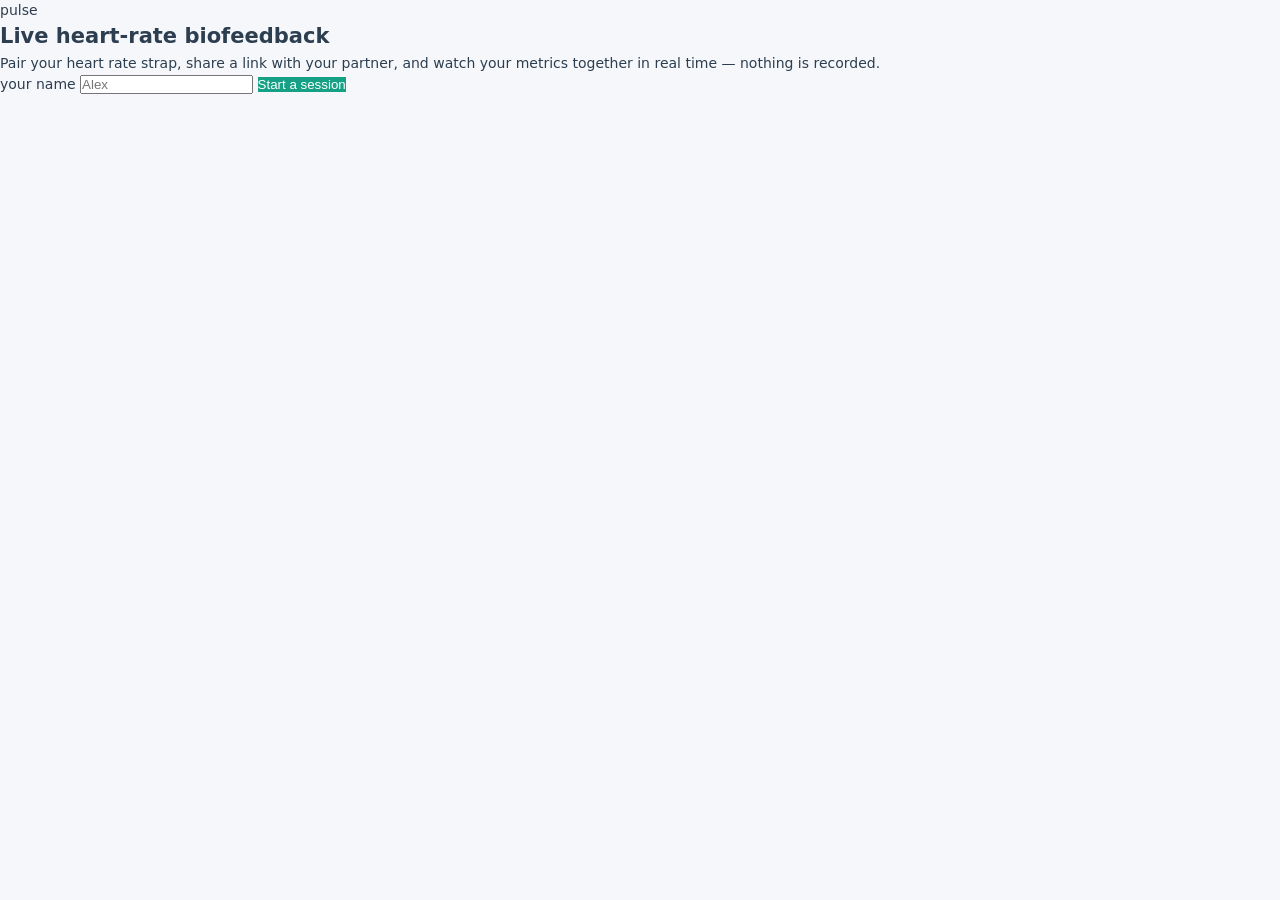
<file: web/static/index.html>
<!doctype html>
<html lang="en">
<head>
<meta charset="utf-8">
<meta name="viewport" content="width=device-width, initial-scale=1">
<title>Pulse — live biofeedback</title>
<link rel="stylesheet" href="/static/style.css">
</head>
<body>

<header class="top-bar">
  <div class="brand">pulse</div>
  <div class="room-badge" id="room-badge" hidden>
    room <strong id="room-code-display"></strong>
    <button id="btn-copy-link" class="btn-chip" title="Copy invite link">copy link</button>
  </div>
</header>

<!-- ── Landing: no room yet ────────────────────────────────────────────── -->
<section id="screen-landing" class="screen">
  <div class="card">
    <h1>Live heart-rate biofeedback</h1>
    <p class="sub">Pair your heart rate strap, share a link with your partner, and watch your metrics together in real time — nothing is recorded.</p>
    <label class="field">
      your name
      <input id="landing-name" type="text" maxlength="40" placeholder="Alex" autocomplete="off">
    </label>
    <button id="btn-start" class="btn-primary">Start a session</button>
  </div>
</section>

<!-- ── Join: room code in URL, not connected yet ──────────────────────── -->
<section id="screen-join" class="screen" hidden>
  <div class="card">
    <h1>Join session <span id="join-code-display" class="code-inline"></span></h1>
    <p class="sub" id="join-status">checking room…</p>
    <label class="field">
      your name
      <input id="join-name" type="text" maxlength="40" placeholder="Jordan" autocomplete="off">
    </label>
    <div class="field">
      join as
      <div class="segmented" id="join-partner-picker">
        <button data-partner="A" class="seg-btn">Partner A</button>
        <button data-partner="B" class="seg-btn">Partner B</button>
      </div>
    </div>
    <button id="btn-join" class="btn-primary">Join</button>
  </div>
</section>

<!-- ── Room: connected ─────────────────────────────────────────────────── -->
<section id="screen-room" class="screen" hidden>

  <div class="flood-banner" id="flood-banner" hidden>
    <span id="flood-text"></span>
  </div>

  <section class="pairing-panel" id="pairing-panel">
    <h2>Connect your heart rate monitor</h2>
    <p class="sub">This device streams <strong id="pairing-who"></strong>'s data. Your partner pairs their own strap on their own device.</p>
    <div class="pairing-actions">
      <button id="btn-pair-bt" class="btn-primary">Pair via Bluetooth</button>
      <button id="btn-pair-sim" class="btn-secondary">Simulate (dev)</button>
    </div>
    <p class="pairing-status" id="pairing-status"></p>
  </section>

  <section class="peer-status" id="peer-status"></section>

  <nav class="mode-tabs" id="mode-tabs" hidden>
    <button class="tab-btn active" data-mode="dashboard">Dashboard</button>
    <button class="tab-btn" data-mode="recovery">Recovery</button>
  </nav>

  <!-- Dashboard -->
  <section id="view-dashboard" class="view" hidden>
    <div class="partner-grid">
      <article class="partner-card" data-partner="A" id="card-A">
        <header>
          <span class="partner-dot dot-a"></span>
          <span class="partner-name" id="name-A">Partner A</span>
          <span class="baseline-pill" id="baseline-A">no baseline</span>
        </header>
        <div class="tile-grid">
          <div class="tile"><div class="tile-label">HR</div><div class="tile-value"><span id="hr-A">—</span><span class="tile-unit">bpm</span></div><div class="tile-delta" id="hr-delta-A">—</div></div>
          <div class="tile"><div class="tile-label">HR std</div><div class="tile-value"><span id="hrstd-A">—</span><span class="tile-unit">bpm</span></div><div class="tile-delta" id="hrstd-delta-A">—</div></div>
          <div class="tile"><div class="tile-label">HRV (RMSSD)</div><div class="tile-value"><span id="rmssd-A">—</span><span class="tile-unit">ms</span></div><div class="tile-delta" id="rmssd-delta-A">—</div></div>
          <div class="tile"><div class="tile-label">Breathing</div><div class="tile-value"><span id="resp-A">—</span><span class="tile-unit">/min</span></div></div>
        </div>
        <div class="activation-row">
          <div class="activation-label">activation</div>
          <div class="activation-bar-wrap"><div class="activation-bar" id="act-bar-A"></div></div>
          <div class="activation-num" id="act-num-A">—</div>
          <div class="activation-dir" id="act-dir-A"></div>
        </div>
        <button class="btn-baseline" id="btn-baseline-A" data-partner="A" disabled>detecting automatically…</button>
      </article>

      <article class="partner-card" data-partner="B" id="card-B">
        <header>
          <span class="partner-dot dot-b"></span>
          <span class="partner-name" id="name-B">Partner B</span>
          <span class="baseline-pill" id="baseline-B">no baseline</span>
        </header>
        <div class="tile-grid">
          <div class="tile"><div class="tile-label">HR</div><div class="tile-value"><span id="hr-B">—</span><span class="tile-unit">bpm</span></div><div class="tile-delta" id="hr-delta-B">—</div></div>
          <div class="tile"><div class="tile-label">HR std</div><div class="tile-value"><span id="hrstd-B">—</span><span class="tile-unit">bpm</span></div><div class="tile-delta" id="hrstd-delta-B">—</div></div>
          <div class="tile"><div class="tile-label">HRV (RMSSD)</div><div class="tile-value"><span id="rmssd-B">—</span><span class="tile-unit">ms</span></div><div class="tile-delta" id="rmssd-delta-B">—</div></div>
          <div class="tile"><div class="tile-label">Breathing</div><div class="tile-value"><span id="resp-B">—</span><span class="tile-unit">/min</span></div></div>
        </div>
        <div class="activation-row">
          <div class="activation-label">activation</div>
          <div class="activation-bar-wrap"><div class="activation-bar" id="act-bar-B"></div></div>
          <div class="activation-num" id="act-num-B">—</div>
          <div class="activation-dir" id="act-dir-B"></div>
        </div>
        <button class="btn-baseline" id="btn-baseline-B" data-partner="B" disabled>detecting automatically…</button>
      </article>
    </div>

    <section class="trace-panel">
      <h3>Activation, last 10 minutes</h3>
      <canvas id="activation-trace" height="140"></canvas>
      <div class="trace-legend">
        <span><i class="dot-a"></i> <span id="legend-A">Partner A</span></span>
        <span><i class="dot-b"></i> <span id="legend-B">Partner B</span></span>
      </div>
    </section>
  </section>

  <!-- Recovery / breathing -->
  <section id="view-recovery" class="view" hidden>
    <div class="breath-wrap">
      <div class="breath-circle" id="breath-circle"><span id="breath-phase">breathe</span></div>
      <div class="breath-pattern-picker">
        <label>pattern
          <select id="breath-pattern">
            <option value="coherence">coherence (5.5s / 5.5s)</option>
            <option value="box">box (4-4-4-4)</option>
            <option value="4-7-8">4-7-8</option>
          </select>
        </label>
      </div>
    </div>
    <div class="recovery-metrics">
      <div class="recovery-row" data-partner="A">
        <span class="partner-dot dot-a"></span>
        <span id="rec-name-A">Partner A</span>
        <div class="coh-bar-wrap"><div class="coh-bar" id="coh-bar-A"></div></div>
        <span id="coh-val-A" class="coh-val">—</span>
      </div>
      <div class="recovery-row" data-partner="B">
        <span class="partner-dot dot-b"></span>
        <span id="rec-name-B">Partner B</span>
        <div class="coh-bar-wrap"><div class="coh-bar" id="coh-bar-B"></div></div>
        <span id="coh-val-B" class="coh-val">—</span>
      </div>
    </div>
  </section>

</section>

<script src="/static/app.js"></script>
</body>
</html>
</file>
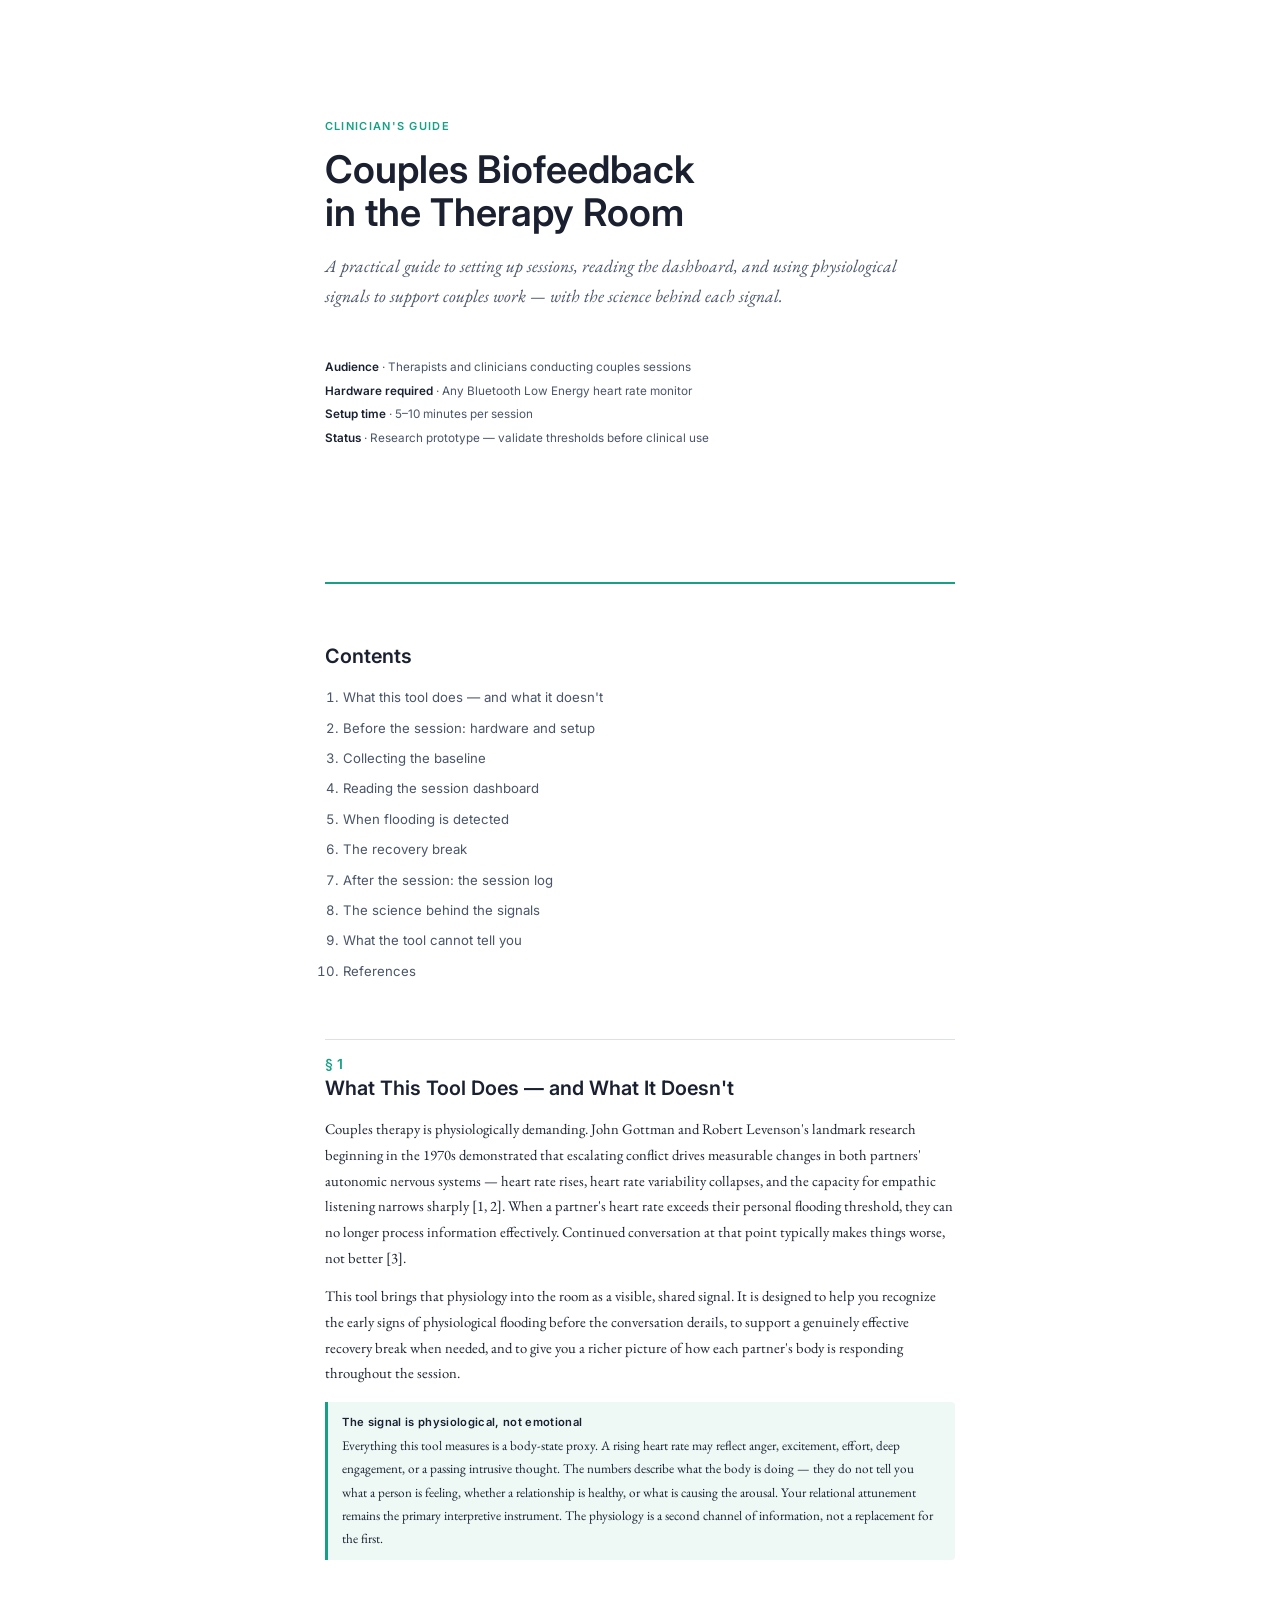
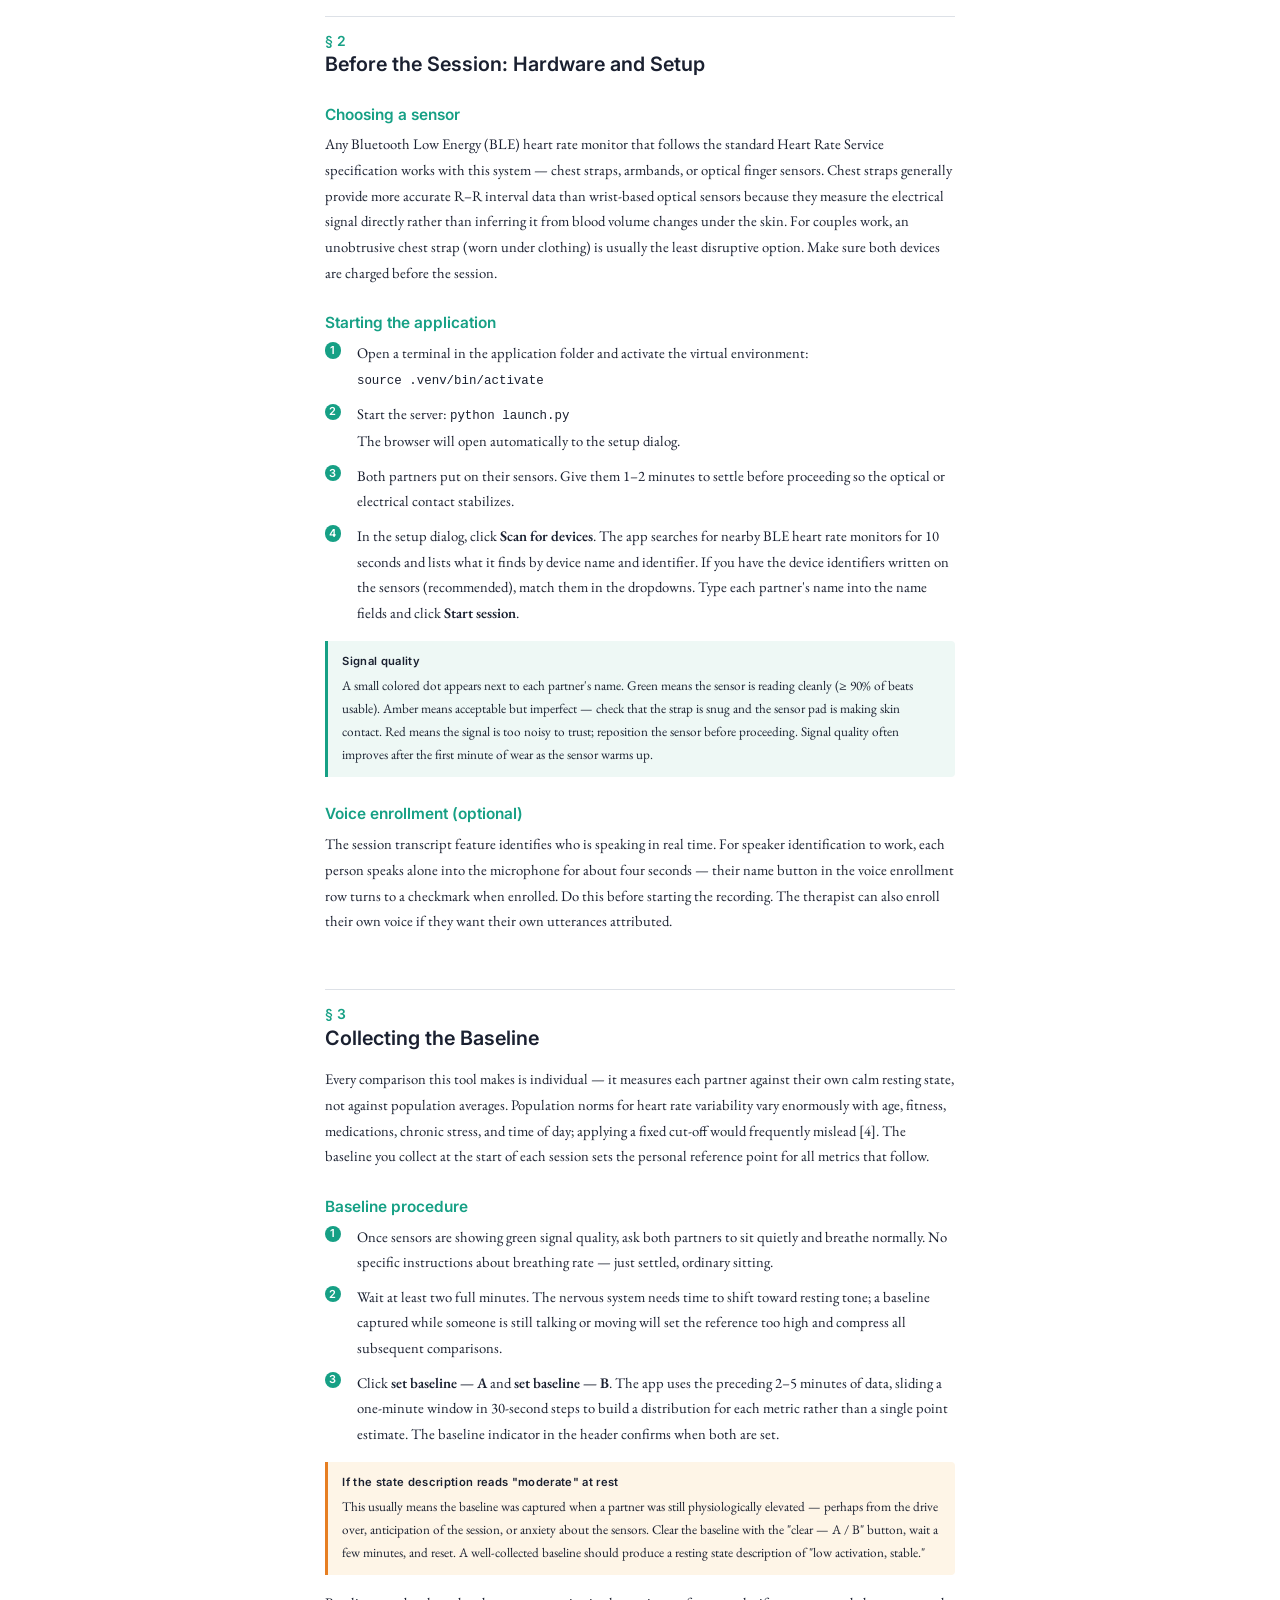
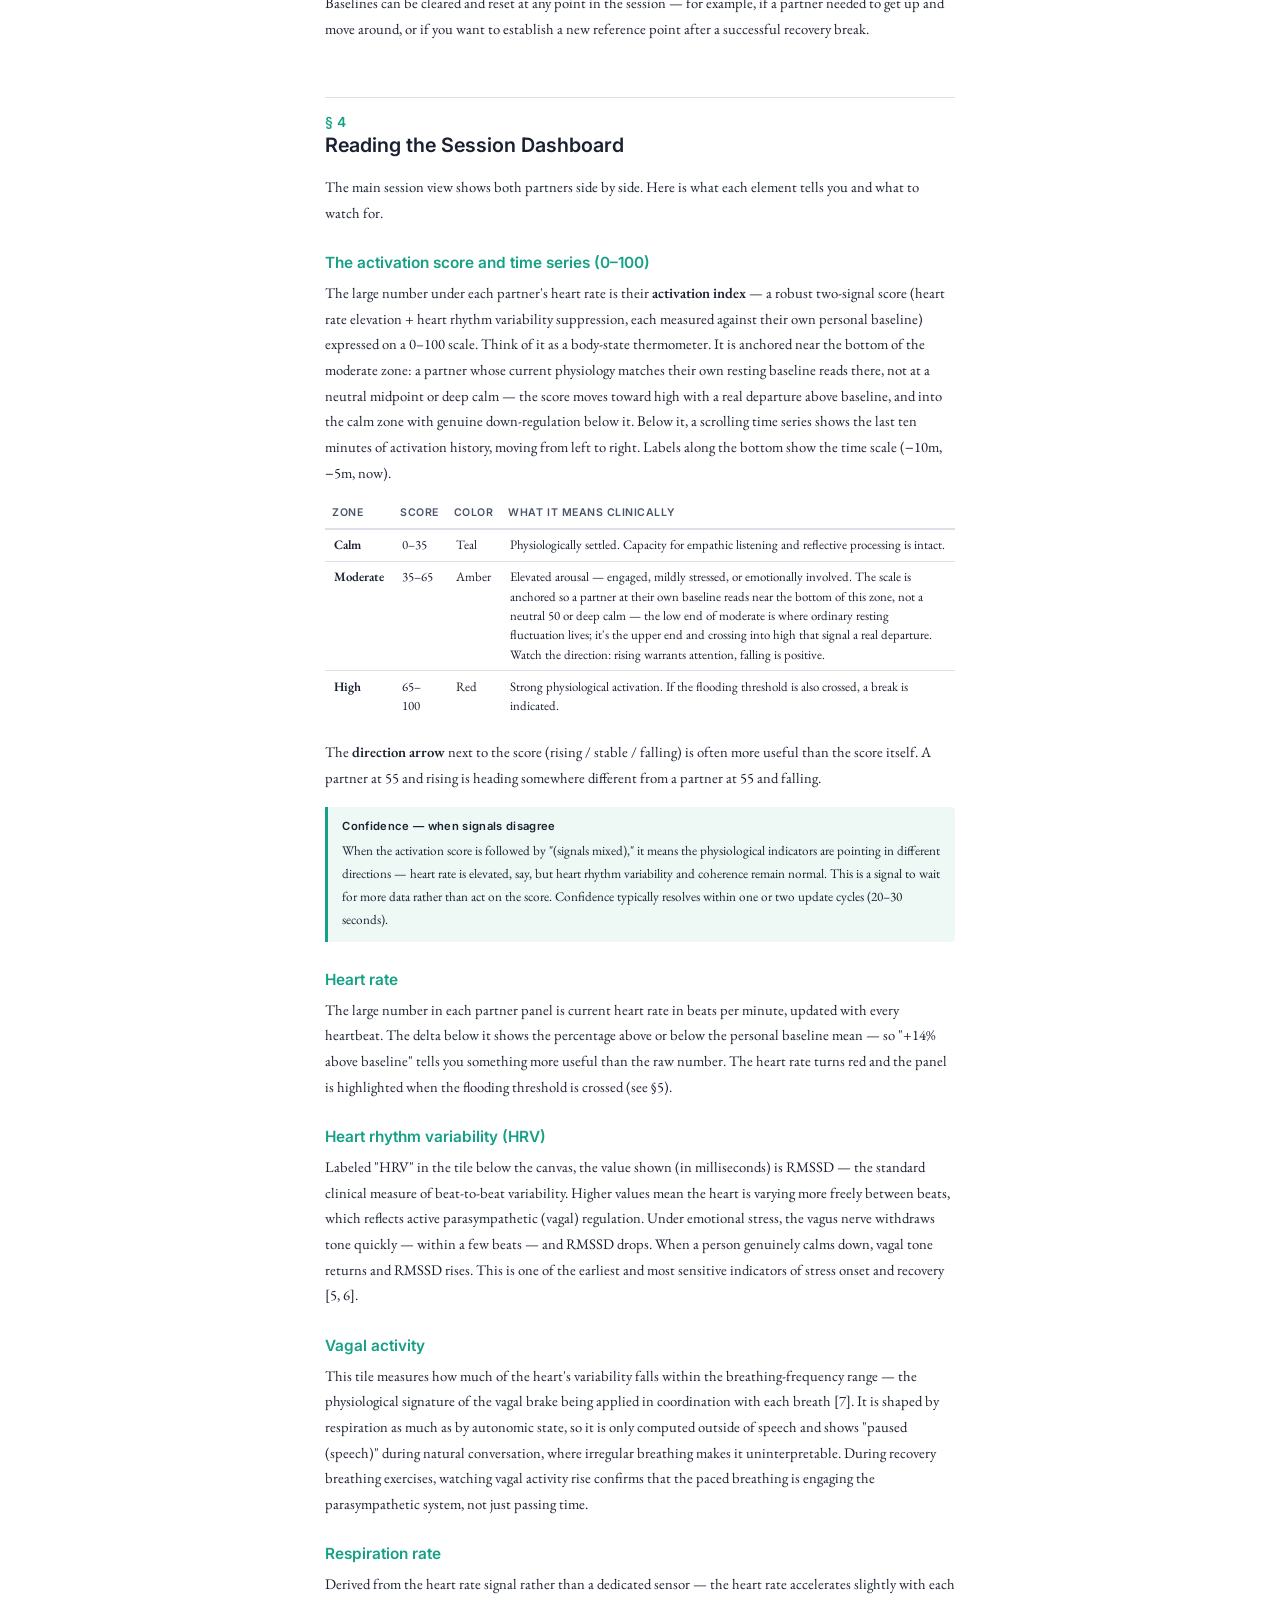
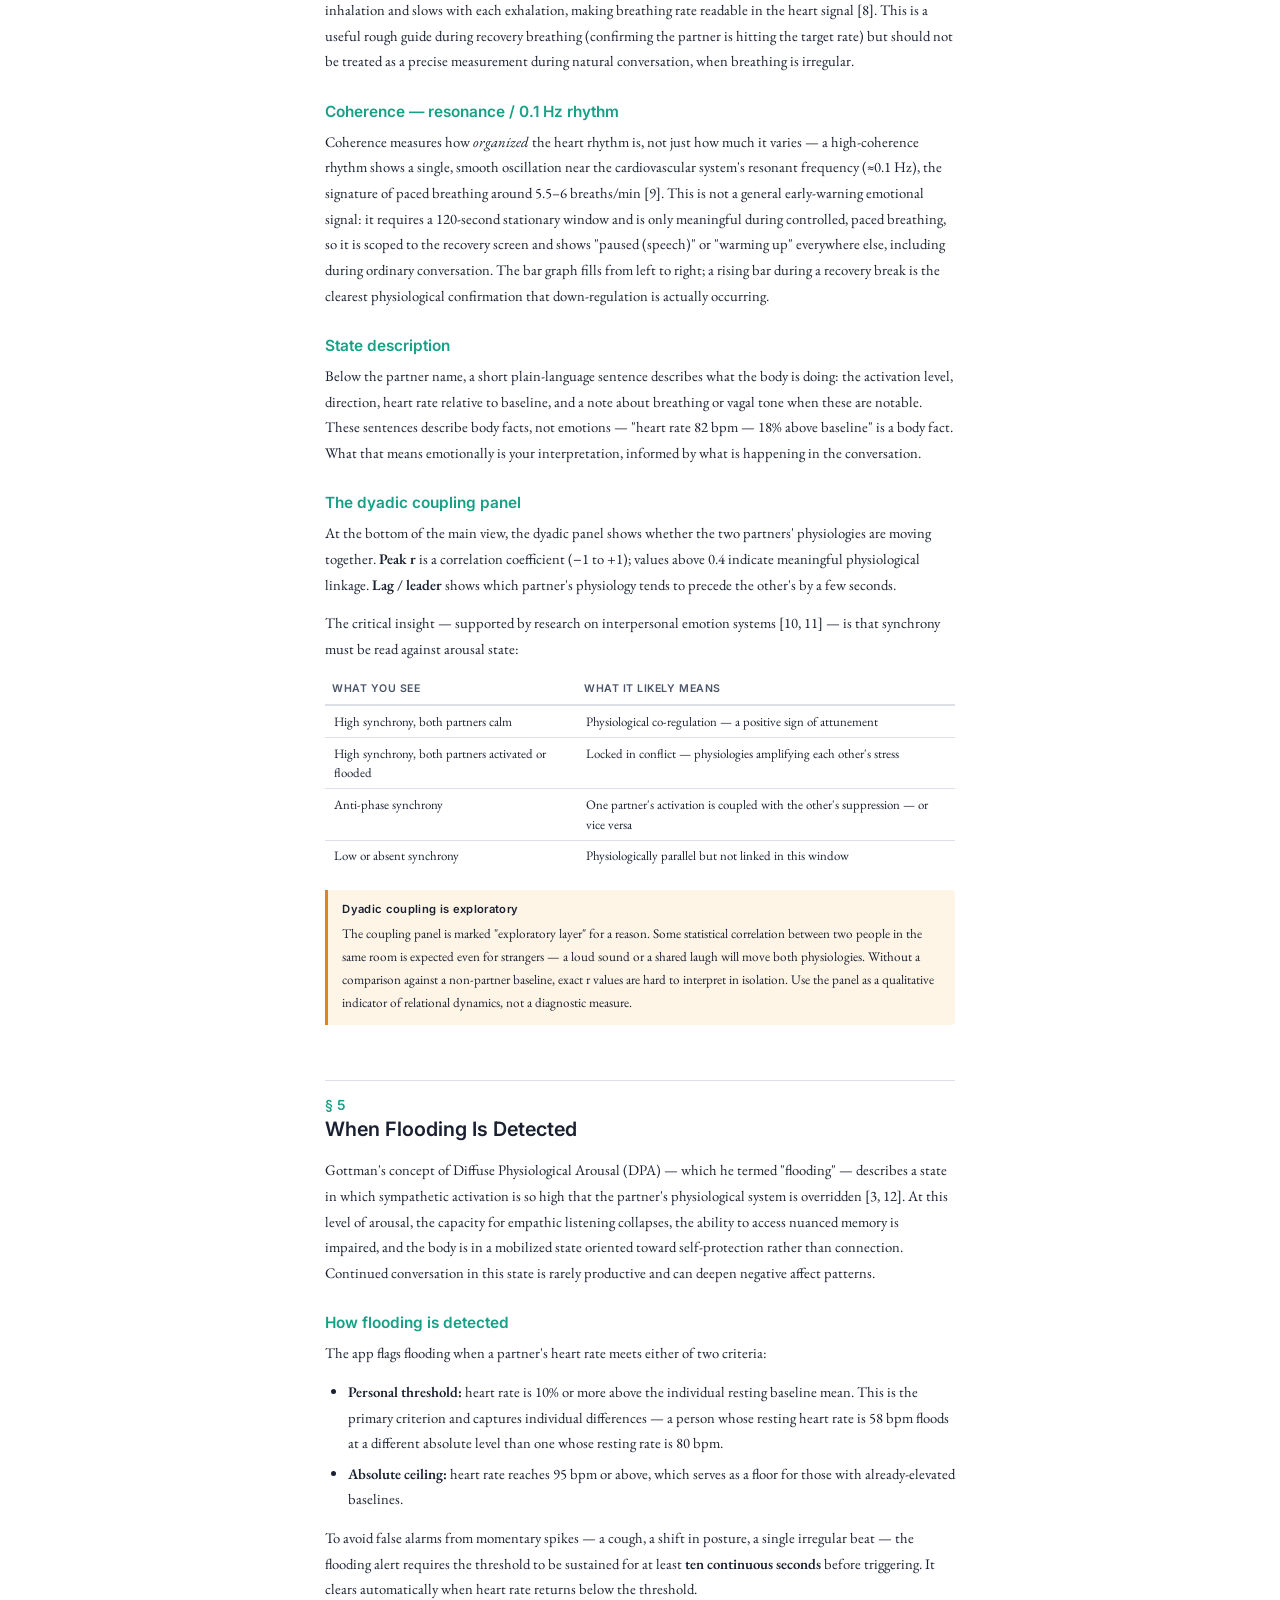
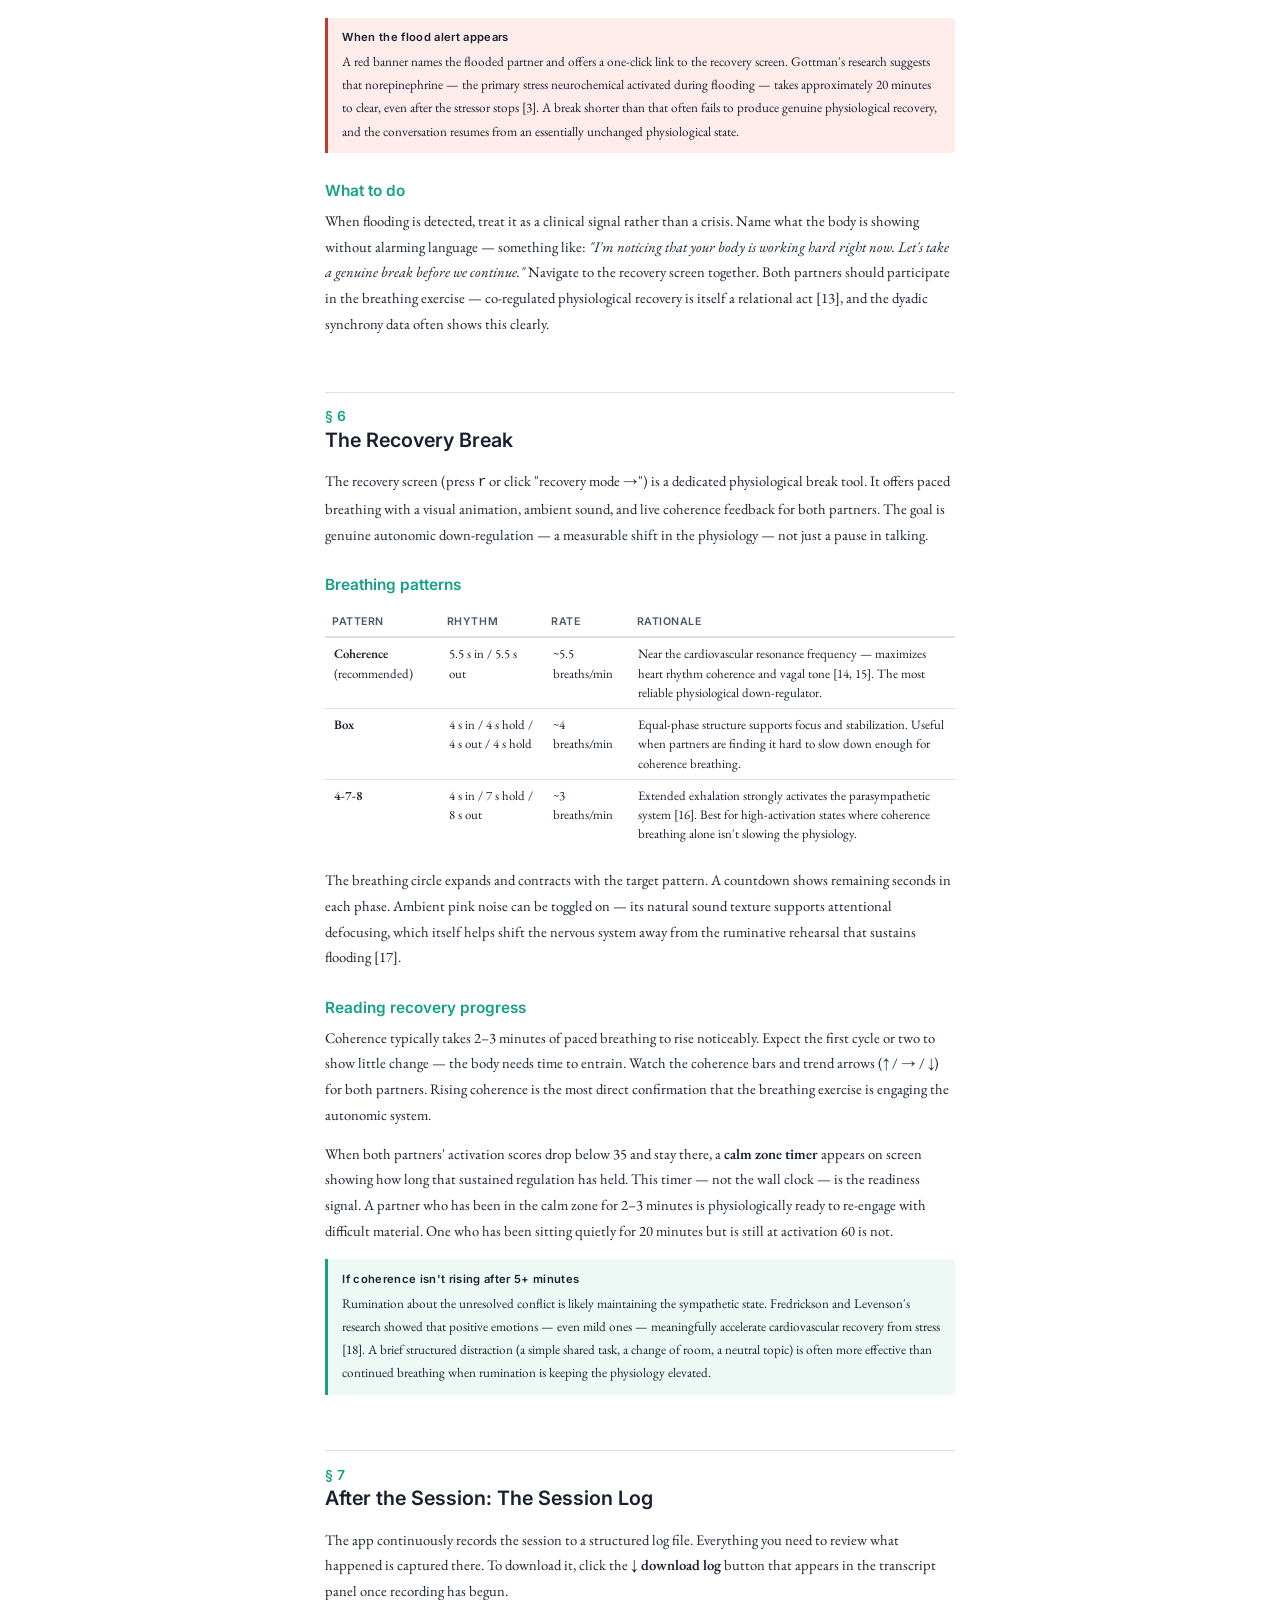
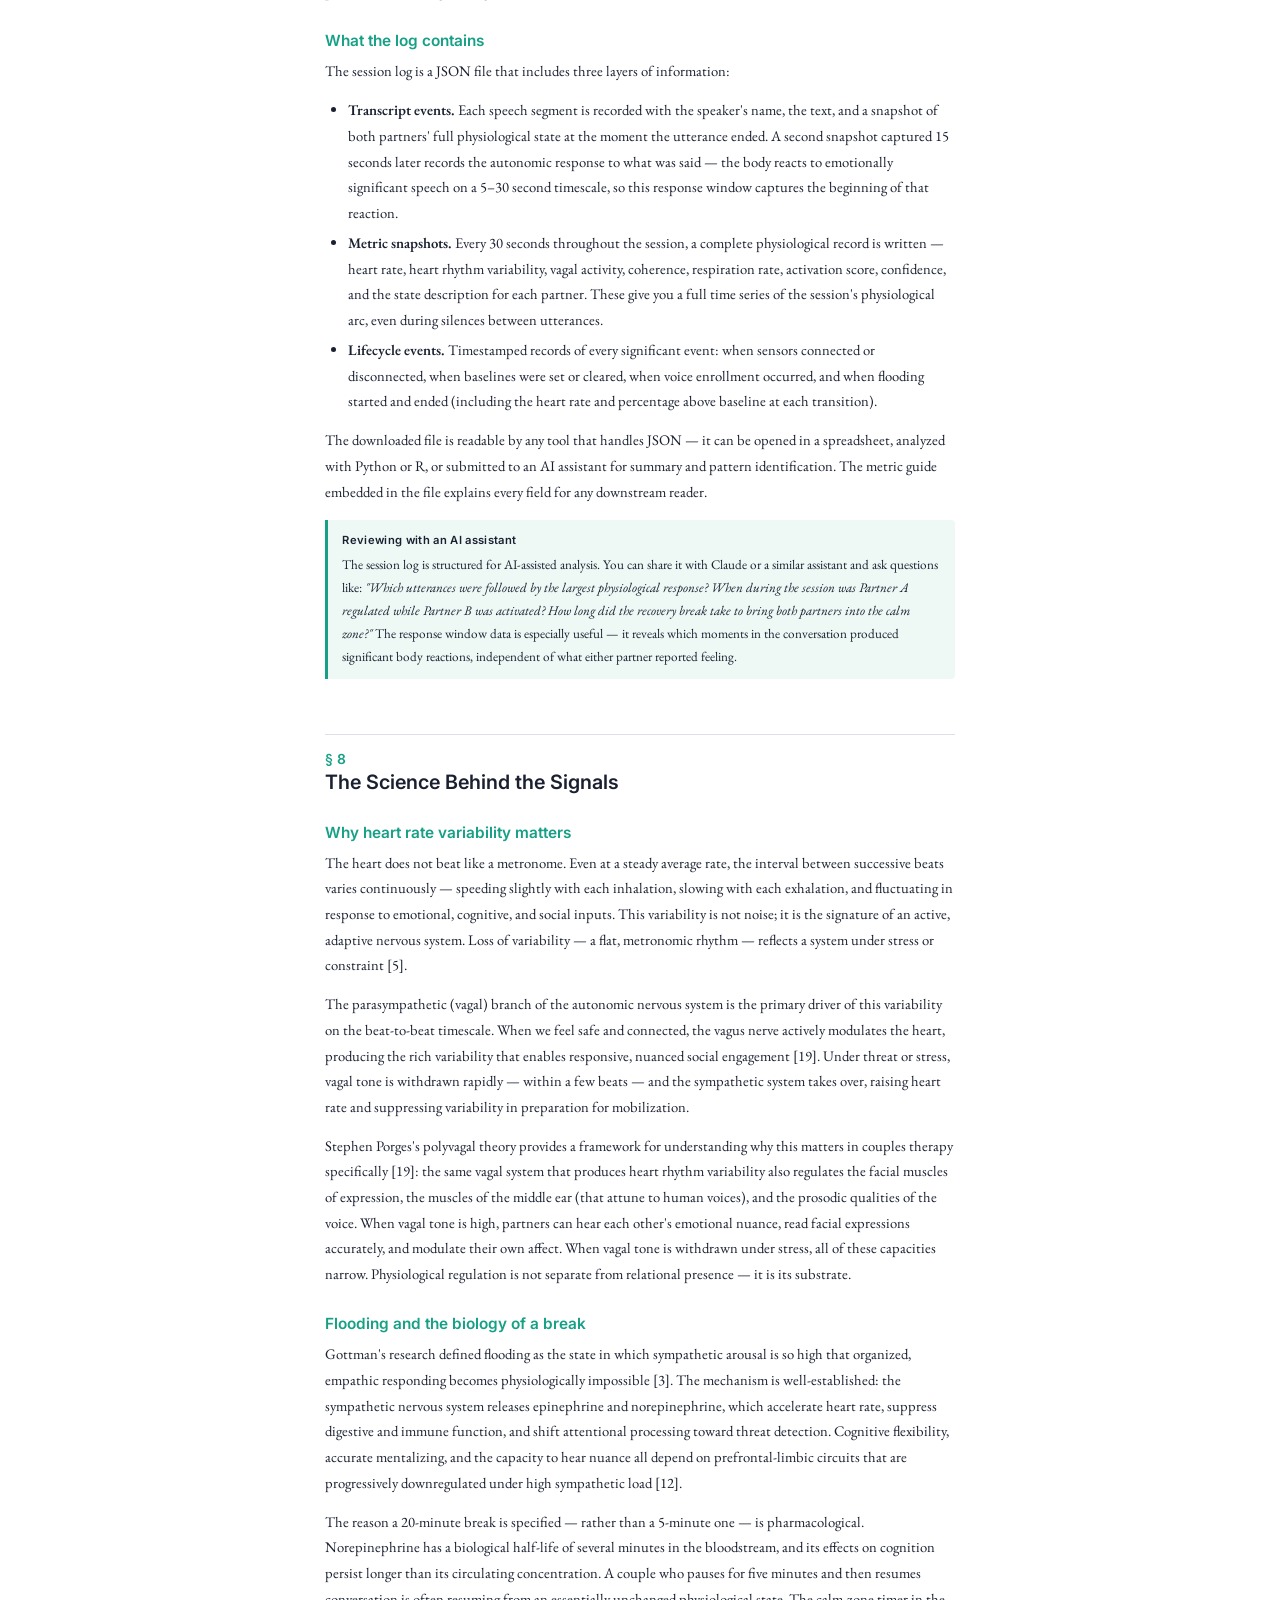
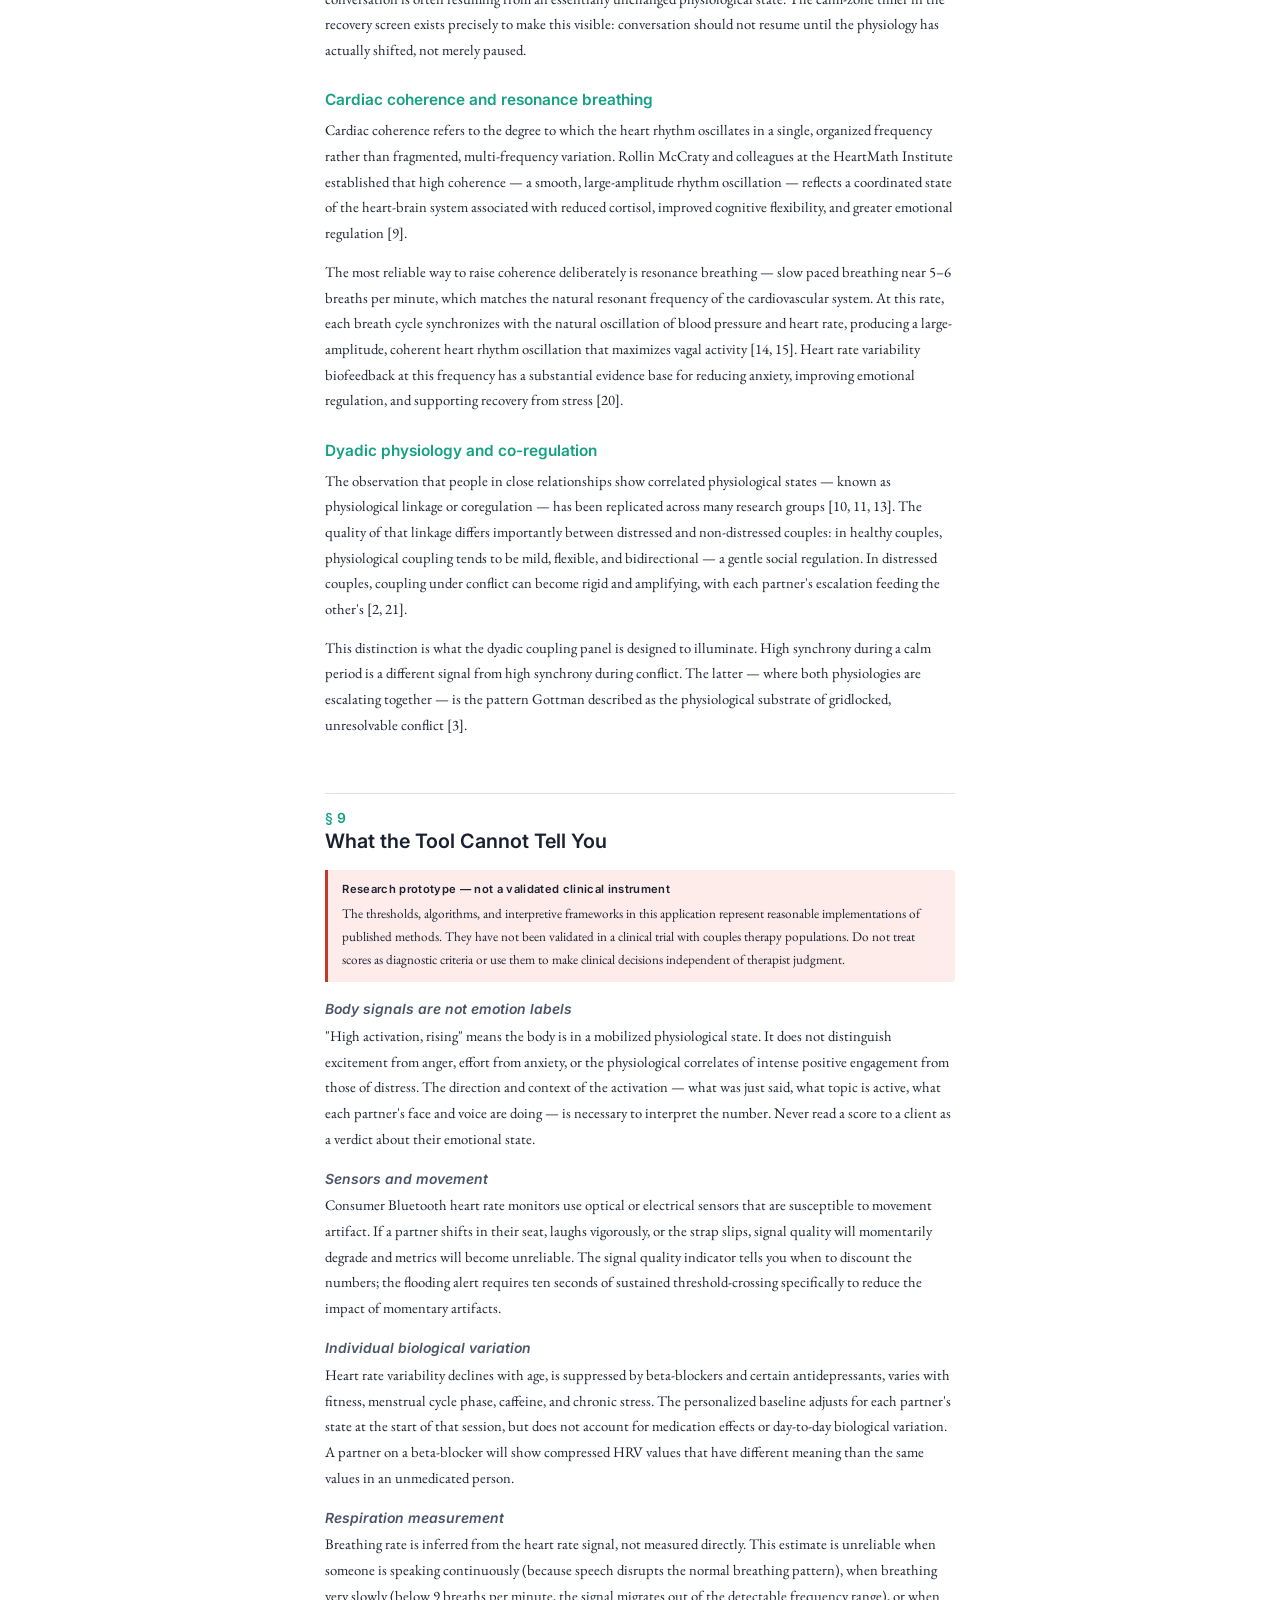
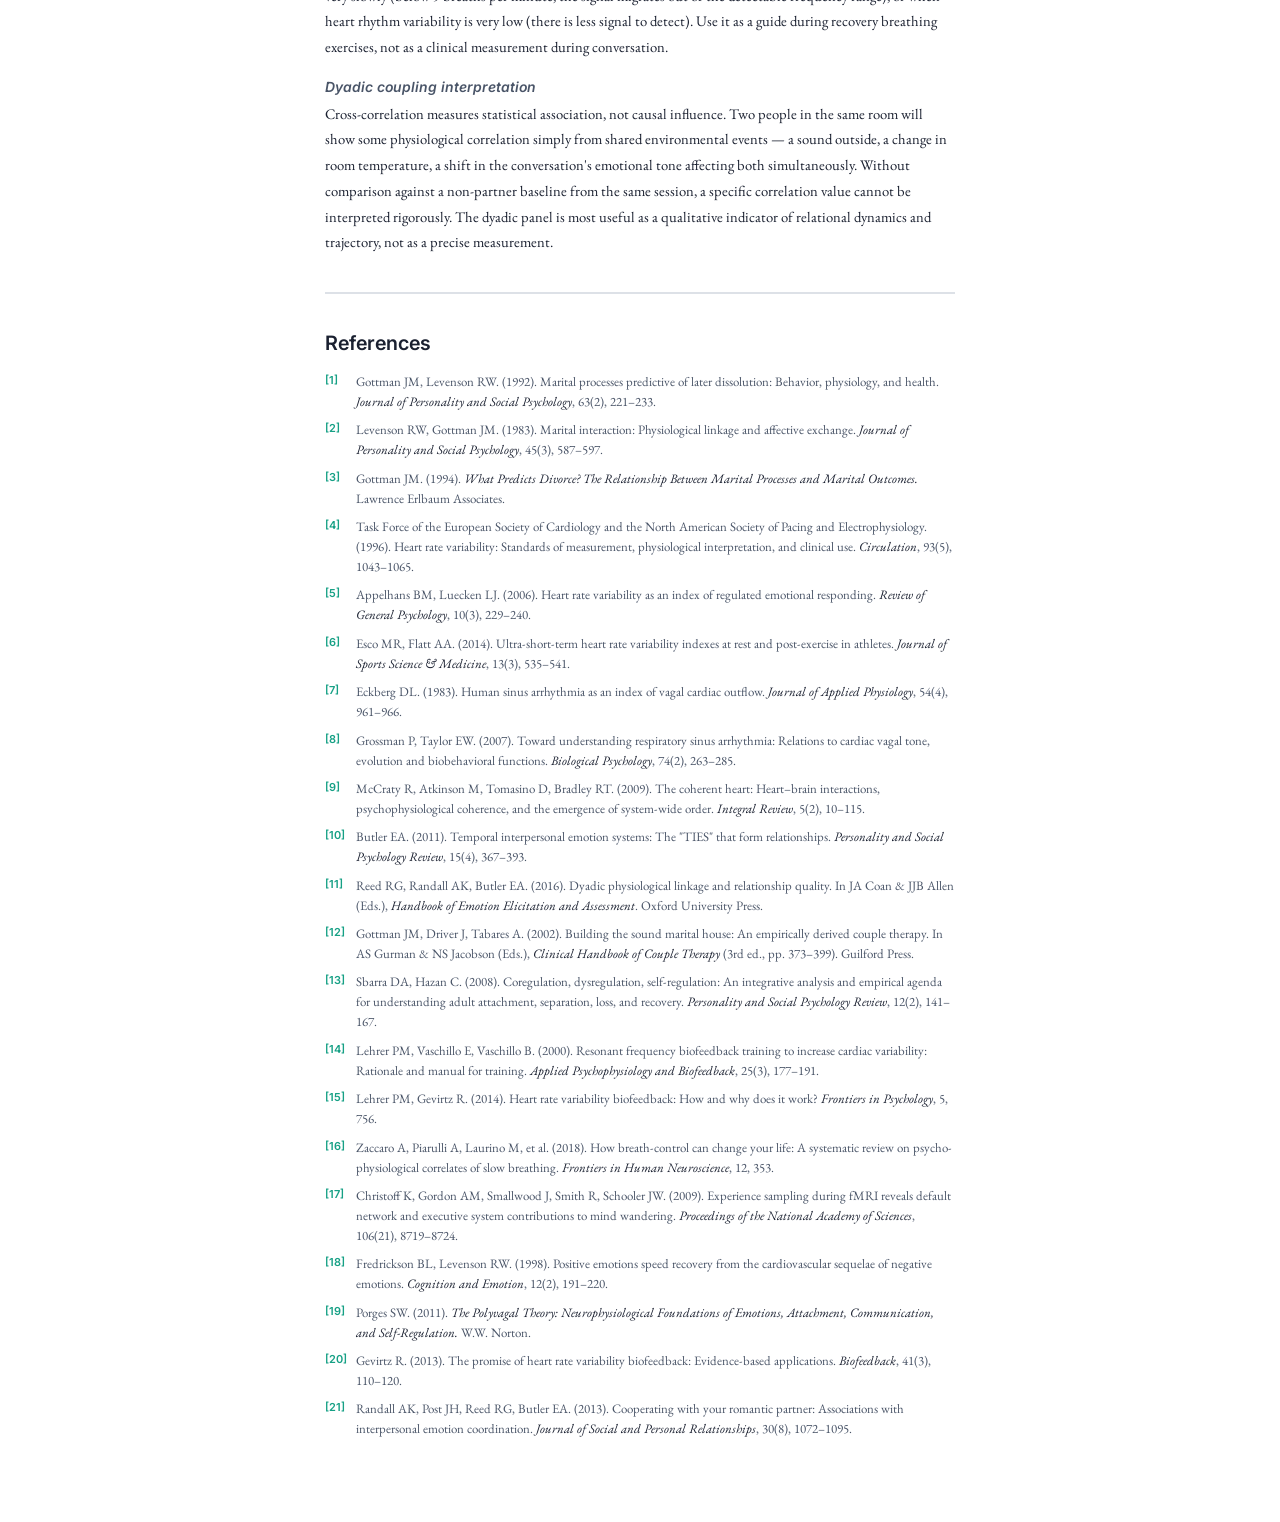
<file: whitepaper.html>
<!DOCTYPE html>
<html lang="en">
<head>
<meta charset="UTF-8" />
<title>Couples Biofeedback — A Therapist's Guide</title>
<style>

/* ── Fonts & base ─────────────────────────────────────────────── */
@import url('https://fonts.googleapis.com/css2?family=EB+Garamond:ital,wght@0,400;0,600;1,400&family=Inter:wght@400;500;600&display=swap');

*, *::before, *::after { box-sizing: border-box; margin: 0; padding: 0; }

:root {
  --text:    #1a2030;
  --muted:   #4a5568;
  --accent:  #16a085;
  --danger:  #c0392b;
  --border:  #dde1e7;
  --bg-tile: #f7f9fc;
  --font-body: 'EB Garamond', Georgia, serif;
  --font-ui:   'Inter', system-ui, sans-serif;
}

html { font-size: 11pt; }

body {
  font-family: var(--font-body);
  color: var(--text);
  background: #fff;
  line-height: 1.75;
  max-width: 48em;
  margin: 0 auto;
  padding: 2.5em 2em 4em;
}

/* ── Cover page ───────────────────────────────────────────────── */
.cover {
  display: flex;
  flex-direction: column;
  align-items: flex-start;
  min-height: 90vh;
  justify-content: center;
  padding-bottom: 4em;
  border-bottom: 2px solid var(--accent);
  margin-bottom: 3em;
  page-break-after: always;
}

.cover-eyebrow {
  font-family: var(--font-ui);
  font-size: 0.75em;
  font-weight: 600;
  letter-spacing: 0.12em;
  text-transform: uppercase;
  color: var(--accent);
  margin-bottom: 1em;
}

.cover h1 {
  font-size: 2.6em;
  font-weight: 600;
  line-height: 1.15;
  margin-bottom: 0.4em;
  color: var(--text);
}

.cover-subtitle {
  font-size: 1.2em;
  font-style: italic;
  color: var(--muted);
  margin-bottom: 2.5em;
  max-width: 34em;
}

.cover-meta {
  font-family: var(--font-ui);
  font-size: 0.8em;
  color: var(--muted);
  line-height: 2;
}

.cover-meta strong { color: var(--text); }

/* ── Typography ───────────────────────────────────────────────── */
h1, h2, h3, h4 {
  font-family: var(--font-ui);
  font-weight: 600;
  color: var(--text);
  line-height: 1.25;
}

h2 {
  font-size: 1.35em;
  margin-top: 2.8em;
  margin-bottom: 0.8em;
  padding-top: 0.8em;
  border-top: 1px solid var(--border);
  page-break-after: avoid;
}

h3 {
  font-size: 1.05em;
  margin-top: 1.8em;
  margin-bottom: 0.5em;
  color: var(--accent);
  page-break-after: avoid;
}

h4 {
  font-size: 0.95em;
  margin-top: 1.4em;
  margin-bottom: 0.3em;
  font-style: italic;
  color: var(--muted);
  page-break-after: avoid;
}

p { margin-bottom: 0.9em; }

ul, ol {
  margin: 0.5em 0 0.9em 1.6em;
}

li { margin-bottom: 0.3em; }

a { color: var(--accent); text-decoration: none; }

em { font-style: italic; }
strong { font-weight: 600; }

/* ── Metric tiles ─────────────────────────────────────────────── */
.metric-grid {
  display: grid;
  grid-template-columns: repeat(2, 1fr);
  gap: 1em;
  margin: 1.2em 0 1.6em;
}

.metric-card {
  background: var(--bg-tile);
  border: 1px solid var(--border);
  border-left: 3px solid var(--accent);
  border-radius: 4px;
  padding: 0.9em 1em;
  page-break-inside: avoid;
}

.metric-card.danger { border-left-color: var(--danger); }

.metric-card .mc-label {
  font-family: var(--font-ui);
  font-size: 0.72em;
  font-weight: 600;
  letter-spacing: 0.08em;
  text-transform: uppercase;
  color: var(--muted);
  margin-bottom: 0.25em;
}

.metric-card .mc-name {
  font-family: var(--font-ui);
  font-size: 0.95em;
  font-weight: 600;
  color: var(--text);
  margin-bottom: 0.35em;
}

.metric-card .mc-body {
  font-size: 0.9em;
  color: var(--muted);
  line-height: 1.55;
}

/* ── Info boxes ───────────────────────────────────────────────── */
.callout {
  background: #eef8f5;
  border-left: 3px solid var(--accent);
  border-radius: 0 4px 4px 0;
  padding: 0.8em 1.1em;
  margin: 1.2em 0;
  font-size: 0.9em;
  page-break-inside: avoid;
}

.callout.warn {
  background: #fef5e7;
  border-left-color: #e67e22;
}

.callout.danger {
  background: #fdecea;
  border-left-color: var(--danger);
}

.callout strong {
  font-family: var(--font-ui);
  display: block;
  margin-bottom: 0.2em;
  font-size: 0.85em;
  letter-spacing: 0.03em;
}

/* ── Tables ───────────────────────────────────────────────────── */
table {
  width: 100%;
  border-collapse: collapse;
  font-size: 0.88em;
  margin: 1em 0 1.4em;
  page-break-inside: avoid;
}

th {
  font-family: var(--font-ui);
  font-weight: 600;
  font-size: 0.82em;
  text-transform: uppercase;
  letter-spacing: 0.05em;
  color: var(--muted);
  text-align: left;
  padding: 0.5em 0.7em;
  border-bottom: 2px solid var(--border);
}

td {
  padding: 0.45em 0.7em;
  border-bottom: 1px solid var(--border);
  vertical-align: top;
  line-height: 1.5;
}

tr:last-child td { border-bottom: none; }

/* ── References ───────────────────────────────────────────────── */
.references {
  margin-top: 2.5em;
  padding-top: 1.5em;
  border-top: 2px solid var(--border);
  page-break-before: always;
}

.references h2 { border-top: none; margin-top: 0; }

.ref-list {
  list-style: none;
  margin-left: 0;
  counter-reset: ref;
}

.ref-list li {
  counter-increment: ref;
  padding-left: 2.4em;
  position: relative;
  font-size: 0.88em;
  line-height: 1.55;
  margin-bottom: 0.65em;
  color: var(--muted);
}

.ref-list li::before {
  content: "[" counter(ref) "]";
  position: absolute;
  left: 0;
  font-family: var(--font-ui);
  font-size: 0.85em;
  font-weight: 600;
  color: var(--accent);
}

.ref-list em { font-style: italic; color: var(--text); }

/* ── Section number decoration ────────────────────────────────── */
.section-num {
  font-family: var(--font-ui);
  font-size: 0.7em;
  font-weight: 600;
  color: var(--accent);
  letter-spacing: 0.05em;
  display: block;
  margin-bottom: 0.15em;
}

/* ── Step list ────────────────────────────────────────────────── */
.steps {
  counter-reset: step;
  list-style: none;
  margin-left: 0;
}
.steps li {
  counter-increment: step;
  padding-left: 2.2em;
  position: relative;
  margin-bottom: 0.6em;
}
.steps li::before {
  content: counter(step);
  position: absolute;
  left: 0;
  width: 1.5em;
  height: 1.5em;
  background: var(--accent);
  color: #fff;
  border-radius: 50%;
  font-family: var(--font-ui);
  font-size: 0.75em;
  font-weight: 600;
  display: flex;
  align-items: center;
  justify-content: center;
  top: 0.2em;
}

/* ── Print ────────────────────────────────────────────────────── */
@media print {
  body { font-size: 10.5pt; padding: 0; max-width: 100%; }
  @page { margin: 2.2cm 2.4cm 2.5cm; }
  h2 { page-break-before: auto; }
  .metric-grid { break-inside: avoid-page; }
  .references { page-break-before: always; }
}

@media screen {
  body { padding: 3em 2.5em 5em; }
  .cover { min-height: 60vh; }
}

</style>
</head>
<body>

<!-- ═══════════════════════════════════════════════════════════════ COVER -->
<div class="cover">
  <span class="cover-eyebrow">Clinician's Guide</span>
  <h1>Couples Biofeedback<br>in the Therapy Room</h1>
  <p class="cover-subtitle">
    A practical guide to setting up sessions, reading the dashboard,
    and using physiological signals to support couples work —
    with the science behind each signal.
  </p>
  <div class="cover-meta">
    <strong>Audience</strong> · Therapists and clinicians conducting couples sessions<br>
    <strong>Hardware required</strong> · Any Bluetooth Low Energy heart rate monitor<br>
    <strong>Setup time</strong> · 5–10 minutes per session<br>
    <strong>Status</strong> · Research prototype — validate thresholds before clinical use
  </div>
</div>

<!-- ═══════════════════════════════════════════════════════════════ TOC -->
<h2 style="border-top:none; margin-top:0;">Contents</h2>
<ol style="margin-left:1.4em; line-height:2; font-family: var(--font-ui); font-size:0.9em; color: var(--muted);">
  <li>What this tool does — and what it doesn't</li>
  <li>Before the session: hardware and setup</li>
  <li>Collecting the baseline</li>
  <li>Reading the session dashboard</li>
  <li>When flooding is detected</li>
  <li>The recovery break</li>
  <li>After the session: the session log</li>
  <li>The science behind the signals</li>
  <li>What the tool cannot tell you</li>
  <li>References</li>
</ol>

<!-- ═══════════════════════════════════════════════════════════════ §1 -->
<h2><span class="section-num">§ 1</span>What This Tool Does — and What It Doesn't</h2>

<p>
  Couples therapy is physiologically demanding. John Gottman and Robert Levenson's
  landmark research beginning in the 1970s demonstrated that escalating conflict
  drives measurable changes in both partners' autonomic nervous systems — heart rate
  rises, heart rate variability collapses, and the capacity for empathic listening
  narrows sharply [1, 2]. When a partner's heart rate exceeds their personal flooding
  threshold, they can no longer process information effectively. Continued conversation
  at that point typically makes things worse, not better [3].
</p>

<p>
  This tool brings that physiology into the room as a visible, shared signal. It is
  designed to help you recognize the early signs of physiological flooding before the
  conversation derails, to support a genuinely effective recovery break when needed,
  and to give you a richer picture of how each partner's body is responding throughout
  the session.
</p>

<div class="callout">
  <strong>The signal is physiological, not emotional</strong>
  Everything this tool measures is a body-state proxy. A rising heart rate may reflect
  anger, excitement, effort, deep engagement, or a passing intrusive thought. The numbers
  describe what the body is doing — they do not tell you what a person is feeling,
  whether a relationship is healthy, or what is causing the arousal. Your relational
  attunement remains the primary interpretive instrument. The physiology is a
  second channel of information, not a replacement for the first.
</div>

<!-- ═══════════════════════════════════════════════════════════════ §2 -->
<h2><span class="section-num">§ 2</span>Before the Session: Hardware and Setup</h2>

<h3>Choosing a sensor</h3>
<p>
  Any Bluetooth Low Energy (BLE) heart rate monitor that follows the standard
  Heart Rate Service specification works with this system — chest straps, armbands,
  or optical finger sensors. Chest straps generally provide more accurate R–R interval
  data than wrist-based optical sensors because they measure the electrical signal
  directly rather than inferring it from blood volume changes under the skin.
  For couples work, an unobtrusive chest strap (worn under clothing) is usually
  the least disruptive option. Make sure both devices are charged before the session.
</p>

<h3>Starting the application</h3>
<ol class="steps">
  <li>
    Open a terminal in the application folder and activate the virtual environment:
    <br><code style="font-family:monospace; font-size:0.85em;">source .venv/bin/activate</code>
  </li>
  <li>
    Start the server: <code style="font-family:monospace; font-size:0.85em;">python launch.py</code>
    <br>The browser will open automatically to the setup dialog.
  </li>
  <li>
    Both partners put on their sensors. Give them 1–2 minutes to settle before
    proceeding so the optical or electrical contact stabilizes.
  </li>
  <li>
    In the setup dialog, click <strong>Scan for devices</strong>. The app searches
    for nearby BLE heart rate monitors for 10 seconds and lists what it finds by
    device name and identifier. If you have the device identifiers written on the
    sensors (recommended), match them in the dropdowns. Type each partner's name
    into the name fields and click <strong>Start session</strong>.
  </li>
</ol>

<div class="callout">
  <strong>Signal quality</strong>
  A small colored dot appears next to each partner's name. Green means the sensor is
  reading cleanly (≥ 90% of beats usable). Amber means acceptable but imperfect —
  check that the strap is snug and the sensor pad is making skin contact. Red means
  the signal is too noisy to trust; reposition the sensor before proceeding.
  Signal quality often improves after the first minute of wear as the sensor warms up.
</div>

<h3>Voice enrollment (optional)</h3>
<p>
  The session transcript feature identifies who is speaking in real time. For
  speaker identification to work, each person speaks alone into the microphone for
  about four seconds — their name button in the voice enrollment row turns to a
  checkmark when enrolled. Do this before starting the recording. The therapist can
  also enroll their own voice if they want their own utterances attributed.
</p>

<!-- ═══════════════════════════════════════════════════════════════ §3 -->
<h2><span class="section-num">§ 3</span>Collecting the Baseline</h2>

<p>
  Every comparison this tool makes is individual — it measures each partner against
  their own calm resting state, not against population averages. Population norms
  for heart rate variability vary enormously with age, fitness, medications, chronic
  stress, and time of day; applying a fixed cut-off would frequently mislead [4].
  The baseline you collect at the start of each session sets the personal reference
  point for all metrics that follow.
</p>

<h3>Baseline procedure</h3>
<ol class="steps">
  <li>
    Once sensors are showing green signal quality, ask both partners to sit quietly
    and breathe normally. No specific instructions about breathing rate — just
    settled, ordinary sitting.
  </li>
  <li>
    Wait at least two full minutes. The nervous system needs time to shift toward
    resting tone; a baseline captured while someone is still talking or moving
    will set the reference too high and compress all subsequent comparisons.
  </li>
  <li>
    Click <strong>set baseline — A</strong> and <strong>set baseline — B</strong>.
    The app uses the preceding 2–5 minutes of data, sliding a one-minute window
    in 30-second steps to build a distribution for each metric rather than a single
    point estimate. The baseline indicator in the header confirms when both are set.
  </li>
</ol>

<div class="callout warn">
  <strong>If the state description reads "moderate" at rest</strong>
  This usually means the baseline was captured when a partner was still physiologically
  elevated — perhaps from the drive over, anticipation of the session, or anxiety
  about the sensors. Clear the baseline with the "clear — A / B" button, wait a
  few minutes, and reset. A well-collected baseline should produce a resting state
  description of "low activation, stable."
</div>

<p>
  Baselines can be cleared and reset at any point in the session — for example, if
  a partner needed to get up and move around, or if you want to establish a new
  reference point after a successful recovery break.
</p>

<!-- ═══════════════════════════════════════════════════════════════ §4 -->
<h2><span class="section-num">§ 4</span>Reading the Session Dashboard</h2>

<p>
  The main session view shows both partners side by side. Here is what each element
  tells you and what to watch for.
</p>

<h3>The activation score and time series (0–100)</h3>

<p>
  The large number under each partner's heart rate is their <strong>activation
  index</strong> — a robust two-signal score (heart rate elevation + heart rhythm
  variability suppression, each measured against their own personal baseline)
  expressed on a 0–100 scale. Think of it as a body-state thermometer. It is
  anchored near the bottom of the moderate zone: a partner whose current
  physiology matches their own resting baseline reads there, not at a neutral
  midpoint or deep calm — the score moves toward high with a real departure
  above baseline, and into the calm zone with genuine down-regulation below
  it. Below it, a
  scrolling time series shows the last ten minutes of activation history,
  moving from left to right. Labels along the bottom show the time scale (−10m, −5m, now).
</p>

<table>
  <thead>
    <tr><th>Zone</th><th>Score</th><th>Color</th><th>What it means clinically</th></tr>
  </thead>
  <tbody>
    <tr>
      <td><strong>Calm</strong></td><td>0–35</td><td>Teal</td>
      <td>Physiologically settled. Capacity for empathic listening and reflective processing is intact.</td>
    </tr>
    <tr>
      <td><strong>Moderate</strong></td><td>35–65</td><td>Amber</td>
      <td>Elevated arousal — engaged, mildly stressed, or emotionally involved. The scale is anchored so a partner at their own baseline reads near the bottom of this zone, not a neutral 50 or deep calm — the low end of moderate is where ordinary resting fluctuation lives; it's the upper end and crossing into high that signal a real departure. Watch the direction: rising warrants attention, falling is positive.</td>
    </tr>
    <tr>
      <td><strong>High</strong></td><td>65–100</td><td>Red</td>
      <td>Strong physiological activation. If the flooding threshold is also crossed, a break is indicated.</td>
    </tr>
  </tbody>
</table>

<p>
  The <strong>direction arrow</strong> next to the score (rising / stable / falling)
  is often more useful than the score itself. A partner at 55 and rising is heading
  somewhere different from a partner at 55 and falling.
</p>

<div class="callout">
  <strong>Confidence — when signals disagree</strong>
  When the activation score is followed by "(signals mixed)," it means the physiological
  indicators are pointing in different directions — heart rate is elevated, say, but
  heart rhythm variability and coherence remain normal. This is a signal to wait for
  more data rather than act on the score. Confidence typically resolves within one or
  two update cycles (20–30 seconds).
</div>

<h3>Heart rate</h3>
<p>
  The large number in each partner panel is current heart rate in beats per minute,
  updated with every heartbeat. The delta below it shows the percentage above or
  below the personal baseline mean — so "+14% above baseline" tells you something
  more useful than the raw number. The heart rate turns red and the panel is highlighted
  when the flooding threshold is crossed (see §5).
</p>

<h3>Heart rhythm variability (HRV)</h3>
<p>
  Labeled "HRV" in the tile below the canvas, the value shown (in milliseconds) is
  RMSSD — the standard clinical measure of beat-to-beat variability. Higher values
  mean the heart is varying more freely between beats, which reflects active
  parasympathetic (vagal) regulation. Under emotional stress, the vagus nerve withdraws
  tone quickly — within a few beats — and RMSSD drops. When a person genuinely calms
  down, vagal tone returns and RMSSD rises. This is one of the earliest and most
  sensitive indicators of stress onset and recovery [5, 6].
</p>

<h3>Vagal activity</h3>
<p>
  This tile measures how much of the heart's variability falls within the
  breathing-frequency range — the physiological signature of the vagal brake being
  applied in coordination with each breath [7]. It is shaped by respiration as much as
  by autonomic state, so it is only computed outside of speech and shows "paused
  (speech)" during natural conversation, where irregular breathing makes it
  uninterpretable. During recovery breathing exercises, watching vagal activity rise
  confirms that the paced breathing is engaging the parasympathetic system, not
  just passing time.
</p>

<h3>Respiration rate</h3>
<p>
  Derived from the heart rate signal rather than a dedicated sensor — the heart rate
  accelerates slightly with each inhalation and slows with each exhalation, making
  breathing rate readable in the heart signal [8]. This is a useful rough guide during
  recovery breathing (confirming the partner is hitting the target rate) but should not
  be treated as a precise measurement during natural conversation, when breathing
  is irregular.
</p>

<h3>Coherence — resonance / 0.1 Hz rhythm</h3>
<p>
  Coherence measures how <em>organized</em> the heart rhythm is, not just how much it
  varies — a high-coherence rhythm shows a single, smooth oscillation near the
  cardiovascular system's resonant frequency (≈0.1 Hz), the signature of paced
  breathing around 5.5–6 breaths/min [9]. This is not a general early-warning
  emotional signal: it requires a 120-second stationary window and is only
  meaningful during controlled, paced breathing, so it is scoped to the recovery
  screen and shows "paused (speech)" or "warming up" everywhere else, including
  during ordinary conversation. The bar graph fills from left to right; a rising
  bar during a recovery break is the clearest physiological confirmation that
  down-regulation is actually occurring.
</p>

<h3>State description</h3>
<p>
  Below the partner name, a short plain-language sentence describes what the body
  is doing: the activation level, direction, heart rate relative to baseline, and
  a note about breathing or vagal tone when these are notable. These sentences describe
  body facts, not emotions — "heart rate 82 bpm — 18% above baseline" is a body fact.
  What that means emotionally is your interpretation, informed by what is happening
  in the conversation.
</p>

<h3>The dyadic coupling panel</h3>
<p>
  At the bottom of the main view, the dyadic panel shows whether the two partners'
  physiologies are moving together. <strong>Peak r</strong> is a correlation
  coefficient (−1 to +1); values above 0.4 indicate meaningful physiological linkage.
  <strong>Lag / leader</strong> shows which partner's physiology tends to precede
  the other's by a few seconds.
</p>
<p>
  The critical insight — supported by research on interpersonal emotion systems [10, 11]
  — is that synchrony must be read against arousal state:
</p>

<table>
  <thead>
    <tr><th>What you see</th><th>What it likely means</th></tr>
  </thead>
  <tbody>
    <tr>
      <td>High synchrony, both partners calm</td>
      <td>Physiological co-regulation — a positive sign of attunement</td>
    </tr>
    <tr>
      <td>High synchrony, both partners activated or flooded</td>
      <td>Locked in conflict — physiologies amplifying each other's stress</td>
    </tr>
    <tr>
      <td>Anti-phase synchrony</td>
      <td>One partner's activation is coupled with the other's suppression — or vice versa</td>
    </tr>
    <tr>
      <td>Low or absent synchrony</td>
      <td>Physiologically parallel but not linked in this window</td>
    </tr>
  </tbody>
</table>

<div class="callout warn">
  <strong>Dyadic coupling is exploratory</strong>
  The coupling panel is marked "exploratory layer" for a reason. Some statistical
  correlation between two people in the same room is expected even for strangers —
  a loud sound or a shared laugh will move both physiologies. Without a comparison
  against a non-partner baseline, exact r values are hard to interpret in isolation.
  Use the panel as a qualitative indicator of relational dynamics, not a diagnostic measure.
</div>

<!-- ═══════════════════════════════════════════════════════════════ §5 -->
<h2><span class="section-num">§ 5</span>When Flooding Is Detected</h2>

<p>
  Gottman's concept of Diffuse Physiological Arousal (DPA) — which he termed
  "flooding" — describes a state in which sympathetic activation is so high that
  the partner's physiological system is overridden [3, 12]. At this level of arousal,
  the capacity for empathic listening collapses, the ability to access nuanced memory
  is impaired, and the body is in a mobilized state oriented toward self-protection
  rather than connection. Continued conversation in this state is rarely productive
  and can deepen negative affect patterns.
</p>

<h3>How flooding is detected</h3>
<p>
  The app flags flooding when a partner's heart rate meets either of two criteria:
</p>
<ul>
  <li>
    <strong>Personal threshold:</strong> heart rate is 10% or more above the individual
    resting baseline mean. This is the primary criterion and captures individual
    differences — a person whose resting heart rate is 58 bpm floods at a different
    absolute level than one whose resting rate is 80 bpm.
  </li>
  <li>
    <strong>Absolute ceiling:</strong> heart rate reaches 95 bpm or above, which
    serves as a floor for those with already-elevated baselines.
  </li>
</ul>

<p>
  To avoid false alarms from momentary spikes — a cough, a shift in posture, a single
  irregular beat — the flooding alert requires the threshold to be sustained for
  at least <strong>ten continuous seconds</strong> before triggering. It clears
  automatically when heart rate returns below the threshold.
</p>

<div class="callout danger">
  <strong>When the flood alert appears</strong>
  A red banner names the flooded partner and offers a one-click link to the recovery
  screen. Gottman's research suggests that norepinephrine — the primary stress
  neurochemical activated during flooding — takes approximately 20 minutes to clear,
  even after the stressor stops [3]. A break shorter than that often fails to produce
  genuine physiological recovery, and the conversation resumes from an essentially
  unchanged physiological state.
</div>

<h3>What to do</h3>
<p>
  When flooding is detected, treat it as a clinical signal rather than a crisis.
  Name what the body is showing without alarming language — something like: <em>"I'm
  noticing that your body is working hard right now. Let's take a genuine break
  before we continue."</em> Navigate to the recovery screen together. Both partners
  should participate in the breathing exercise — co-regulated physiological recovery
  is itself a relational act [13], and the dyadic synchrony data often shows this
  clearly.
</p>

<!-- ═══════════════════════════════════════════════════════════════ §6 -->
<h2><span class="section-num">§ 6</span>The Recovery Break</h2>

<p>
  The recovery screen (press <code>r</code> or click "recovery mode →") is a
  dedicated physiological break tool. It offers paced breathing with a visual
  animation, ambient sound, and live coherence feedback for both partners. The
  goal is genuine autonomic down-regulation — a measurable shift in the physiology —
  not just a pause in talking.
</p>

<h3>Breathing patterns</h3>

<table>
  <thead>
    <tr><th>Pattern</th><th>Rhythm</th><th>Rate</th><th>Rationale</th></tr>
  </thead>
  <tbody>
    <tr>
      <td><strong>Coherence</strong> (recommended)</td>
      <td>5.5 s in / 5.5 s out</td>
      <td>~5.5 breaths/min</td>
      <td>Near the cardiovascular resonance frequency — maximizes heart rhythm coherence and vagal tone [14, 15]. The most reliable physiological down-regulator.</td>
    </tr>
    <tr>
      <td><strong>Box</strong></td>
      <td>4 s in / 4 s hold / 4 s out / 4 s hold</td>
      <td>~4 breaths/min</td>
      <td>Equal-phase structure supports focus and stabilization. Useful when partners are finding it hard to slow down enough for coherence breathing.</td>
    </tr>
    <tr>
      <td><strong>4-7-8</strong></td>
      <td>4 s in / 7 s hold / 8 s out</td>
      <td>~3 breaths/min</td>
      <td>Extended exhalation strongly activates the parasympathetic system [16]. Best for high-activation states where coherence breathing alone isn't slowing the physiology.</td>
    </tr>
  </tbody>
</table>

<p>
  The breathing circle expands and contracts with the target pattern. A countdown
  shows remaining seconds in each phase. Ambient pink noise can be toggled on —
  its natural sound texture supports attentional defocusing, which itself helps
  shift the nervous system away from the ruminative rehearsal that sustains flooding [17].
</p>

<h3>Reading recovery progress</h3>
<p>
  Coherence typically takes 2–3 minutes of paced breathing to rise noticeably.
  Expect the first cycle or two to show little change — the body needs time to
  entrain. Watch the coherence bars and trend arrows (↑ / → / ↓) for both partners.
  Rising coherence is the most direct confirmation that the breathing exercise is
  engaging the autonomic system.
</p>
<p>
  When both partners' activation scores drop below 35 and stay there, a
  <strong>calm zone timer</strong> appears on screen showing how long that
  sustained regulation has held. This timer — not the wall clock — is the
  readiness signal. A partner who has been in the calm zone for 2–3 minutes is
  physiologically ready to re-engage with difficult material. One who has been
  sitting quietly for 20 minutes but is still at activation 60 is not.
</p>

<div class="callout">
  <strong>If coherence isn't rising after 5+ minutes</strong>
  Rumination about the unresolved conflict is likely maintaining the sympathetic
  state. Fredrickson and Levenson's research showed that positive emotions — even
  mild ones — meaningfully accelerate cardiovascular recovery from stress [18].
  A brief structured distraction (a simple shared task, a change of room, a
  neutral topic) is often more effective than continued breathing when rumination
  is keeping the physiology elevated.
</div>

<!-- ═══════════════════════════════════════════════════════════════ §7 -->
<h2><span class="section-num">§ 7</span>After the Session: The Session Log</h2>

<p>
  The app continuously records the session to a structured log file. Everything you
  need to review what happened is captured there. To download it, click the
  <strong>↓ download log</strong> button that appears in the transcript panel
  once recording has begun.
</p>

<h3>What the log contains</h3>
<p>
  The session log is a JSON file that includes three layers of information:
</p>

<ul>
  <li>
    <strong>Transcript events.</strong> Each speech segment is recorded with the
    speaker's name, the text, and a snapshot of both partners' full physiological
    state at the moment the utterance ended. A second snapshot captured 15 seconds
    later records the autonomic response to what was said — the body reacts to
    emotionally significant speech on a 5–30 second timescale, so this response
    window captures the beginning of that reaction.
  </li>
  <li>
    <strong>Metric snapshots.</strong> Every 30 seconds throughout the session,
    a complete physiological record is written — heart rate, heart rhythm variability,
    vagal activity, coherence, respiration rate, activation score, confidence, and
    the state description for each partner. These give you a full time series of
    the session's physiological arc, even during silences between utterances.
  </li>
  <li>
    <strong>Lifecycle events.</strong> Timestamped records of every significant
    event: when sensors connected or disconnected, when baselines were set or cleared,
    when voice enrollment occurred, and when flooding started and ended (including
    the heart rate and percentage above baseline at each transition).
  </li>
</ul>

<p>
  The downloaded file is readable by any tool that handles JSON — it can be opened
  in a spreadsheet, analyzed with Python or R, or submitted to an AI assistant for
  summary and pattern identification. The metric guide embedded in the file explains
  every field for any downstream reader.
</p>

<div class="callout">
  <strong>Reviewing with an AI assistant</strong>
  The session log is structured for AI-assisted analysis. You can share it with
  Claude or a similar assistant and ask questions like: <em>"Which utterances were
  followed by the largest physiological response? When during the session was Partner A
  regulated while Partner B was activated? How long did the recovery break take to
  bring both partners into the calm zone?"</em> The response window data is especially
  useful — it reveals which moments in the conversation produced significant body reactions,
  independent of what either partner reported feeling.
</div>

<!-- ═══════════════════════════════════════════════════════════════ §8 -->
<h2><span class="section-num">§ 8</span>The Science Behind the Signals</h2>

<h3>Why heart rate variability matters</h3>

<p>
  The heart does not beat like a metronome. Even at a steady average rate, the
  interval between successive beats varies continuously — speeding slightly with
  each inhalation, slowing with each exhalation, and fluctuating in response to
  emotional, cognitive, and social inputs. This variability is not noise; it is
  the signature of an active, adaptive nervous system. Loss of variability — a
  flat, metronomic rhythm — reflects a system under stress or constraint [5].
</p>

<p>
  The parasympathetic (vagal) branch of the autonomic nervous system is the primary
  driver of this variability on the beat-to-beat timescale. When we feel safe and
  connected, the vagus nerve actively modulates the heart, producing the rich
  variability that enables responsive, nuanced social engagement [19]. Under threat
  or stress, vagal tone is withdrawn rapidly — within a few beats — and the sympathetic
  system takes over, raising heart rate and suppressing variability in preparation
  for mobilization.
</p>

<p>
  Stephen Porges's polyvagal theory provides a framework for understanding why this
  matters in couples therapy specifically [19]: the same vagal system that produces
  heart rhythm variability also regulates the facial muscles of expression, the
  muscles of the middle ear (that attune to human voices), and the prosodic qualities
  of the voice. When vagal tone is high, partners can hear each other's emotional
  nuance, read facial expressions accurately, and modulate their own affect. When
  vagal tone is withdrawn under stress, all of these capacities narrow. Physiological
  regulation is not separate from relational presence — it is its substrate.
</p>

<h3>Flooding and the biology of a break</h3>

<p>
  Gottman's research defined flooding as the state in which sympathetic arousal is
  so high that organized, empathic responding becomes physiologically impossible [3].
  The mechanism is well-established: the sympathetic nervous system releases
  epinephrine and norepinephrine, which accelerate heart rate, suppress digestive
  and immune function, and shift attentional processing toward threat detection.
  Cognitive flexibility, accurate mentalizing, and the capacity to hear nuance all
  depend on prefrontal-limbic circuits that are progressively downregulated under
  high sympathetic load [12].
</p>

<p>
  The reason a 20-minute break is specified — rather than a 5-minute one — is
  pharmacological. Norepinephrine has a biological half-life of several minutes in
  the bloodstream, and its effects on cognition persist longer than its circulating
  concentration. A couple who pauses for five minutes and then resumes conversation
  is often resuming from an essentially unchanged physiological state. The calm-zone
  timer in the recovery screen exists precisely to make this visible: conversation
  should not resume until the physiology has actually shifted, not merely paused.
</p>

<h3>Cardiac coherence and resonance breathing</h3>

<p>
  Cardiac coherence refers to the degree to which the heart rhythm oscillates in
  a single, organized frequency rather than fragmented, multi-frequency variation.
  Rollin McCraty and colleagues at the HeartMath Institute established that high
  coherence — a smooth, large-amplitude rhythm oscillation — reflects a coordinated
  state of the heart-brain system associated with reduced cortisol, improved
  cognitive flexibility, and greater emotional regulation [9].
</p>

<p>
  The most reliable way to raise coherence deliberately is resonance breathing — slow
  paced breathing near 5–6 breaths per minute, which matches the natural resonant
  frequency of the cardiovascular system. At this rate, each breath cycle
  synchronizes with the natural oscillation of blood pressure and heart rate,
  producing a large-amplitude, coherent heart rhythm oscillation that maximizes
  vagal activity [14, 15]. Heart rate variability biofeedback at this frequency
  has a substantial evidence base for reducing anxiety, improving emotional regulation,
  and supporting recovery from stress [20].
</p>

<h3>Dyadic physiology and co-regulation</h3>

<p>
  The observation that people in close relationships show correlated physiological
  states — known as physiological linkage or coregulation — has been replicated
  across many research groups [10, 11, 13]. The quality of that linkage differs
  importantly between distressed and non-distressed couples: in healthy couples,
  physiological coupling tends to be mild, flexible, and bidirectional — a gentle
  social regulation. In distressed couples, coupling under conflict can become
  rigid and amplifying, with each partner's escalation feeding the other's [2, 21].
</p>

<p>
  This distinction is what the dyadic coupling panel is designed to illuminate.
  High synchrony during a calm period is a different signal from high synchrony
  during conflict. The latter — where both physiologies are escalating together —
  is the pattern Gottman described as the physiological substrate of gridlocked,
  unresolvable conflict [3].
</p>

<!-- ═══════════════════════════════════════════════════════════════ §9 -->
<h2><span class="section-num">§ 9</span>What the Tool Cannot Tell You</h2>

<div class="callout danger">
  <strong>Research prototype — not a validated clinical instrument</strong>
  The thresholds, algorithms, and interpretive frameworks in this application represent
  reasonable implementations of published methods. They have not been validated in a
  clinical trial with couples therapy populations. Do not treat scores as diagnostic
  criteria or use them to make clinical decisions independent of therapist judgment.
</div>

<h4>Body signals are not emotion labels</h4>
<p>
  "High activation, rising" means the body is in a mobilized physiological state.
  It does not distinguish excitement from anger, effort from anxiety, or the
  physiological correlates of intense positive engagement from those of distress.
  The direction and context of the activation — what was just said, what topic is
  active, what each partner's face and voice are doing — is necessary to interpret
  the number. Never read a score to a client as a verdict about their emotional state.
</p>

<h4>Sensors and movement</h4>
<p>
  Consumer Bluetooth heart rate monitors use optical or electrical sensors that are
  susceptible to movement artifact. If a partner shifts in their seat, laughs
  vigorously, or the strap slips, signal quality will momentarily degrade and metrics
  will become unreliable. The signal quality indicator tells you when to discount
  the numbers; the flooding alert requires ten seconds of sustained threshold-crossing
  specifically to reduce the impact of momentary artifacts.
</p>

<h4>Individual biological variation</h4>
<p>
  Heart rate variability declines with age, is suppressed by beta-blockers and certain
  antidepressants, varies with fitness, menstrual cycle phase, caffeine, and chronic
  stress. The personalized baseline adjusts for each partner's state at the start of
  that session, but does not account for medication effects or day-to-day biological
  variation. A partner on a beta-blocker will show compressed HRV values that have
  different meaning than the same values in an unmedicated person.
</p>

<h4>Respiration measurement</h4>
<p>
  Breathing rate is inferred from the heart rate signal, not measured directly.
  This estimate is unreliable when someone is speaking continuously (because speech
  disrupts the normal breathing pattern), when breathing very slowly (below 9
  breaths per minute, the signal migrates out of the detectable frequency range),
  or when heart rhythm variability is very low (there is less signal to detect).
  Use it as a guide during recovery breathing exercises, not as a clinical measurement
  during conversation.
</p>

<h4>Dyadic coupling interpretation</h4>
<p>
  Cross-correlation measures statistical association, not causal influence. Two
  people in the same room will show some physiological correlation simply from
  shared environmental events — a sound outside, a change in room temperature, a
  shift in the conversation's emotional tone affecting both simultaneously. Without
  comparison against a non-partner baseline from the same session, a specific
  correlation value cannot be interpreted rigorously. The dyadic panel is most
  useful as a qualitative indicator of relational dynamics and trajectory, not as
  a precise measurement.
</p>

<!-- ═══════════════════════════════════════════════════════════════ REFS -->
<div class="references">
<h2>References</h2>
<ol class="ref-list">
  <li>
    Gottman JM, Levenson RW. (1992). Marital processes predictive of later dissolution:
    Behavior, physiology, and health. <em>Journal of Personality and Social Psychology</em>,
    63(2), 221–233.
  </li>
  <li>
    Levenson RW, Gottman JM. (1983). Marital interaction: Physiological linkage and
    affective exchange. <em>Journal of Personality and Social Psychology</em>, 45(3), 587–597.
  </li>
  <li>
    Gottman JM. (1994). <em>What Predicts Divorce? The Relationship Between Marital
    Processes and Marital Outcomes.</em> Lawrence Erlbaum Associates.
  </li>
  <li>
    Task Force of the European Society of Cardiology and the North American Society
    of Pacing and Electrophysiology. (1996). Heart rate variability: Standards of
    measurement, physiological interpretation, and clinical use.
    <em>Circulation</em>, 93(5), 1043–1065.
  </li>
  <li>
    Appelhans BM, Luecken LJ. (2006). Heart rate variability as an index of regulated
    emotional responding. <em>Review of General Psychology</em>, 10(3), 229–240.
  </li>
  <li>
    Esco MR, Flatt AA. (2014). Ultra-short-term heart rate variability indexes at rest
    and post-exercise in athletes. <em>Journal of Sports Science &amp; Medicine</em>, 13(3), 535–541.
  </li>
  <li>
    Eckberg DL. (1983). Human sinus arrhythmia as an index of vagal cardiac outflow.
    <em>Journal of Applied Physiology</em>, 54(4), 961–966.
  </li>
  <li>
    Grossman P, Taylor EW. (2007). Toward understanding respiratory sinus arrhythmia:
    Relations to cardiac vagal tone, evolution and biobehavioral functions.
    <em>Biological Psychology</em>, 74(2), 263–285.
  </li>
  <li>
    McCraty R, Atkinson M, Tomasino D, Bradley RT. (2009). The coherent heart:
    Heart–brain interactions, psychophysiological coherence, and the emergence of
    system-wide order. <em>Integral Review</em>, 5(2), 10–115.
  </li>
  <li>
    Butler EA. (2011). Temporal interpersonal emotion systems: The "TIES" that form
    relationships. <em>Personality and Social Psychology Review</em>, 15(4), 367–393.
  </li>
  <li>
    Reed RG, Randall AK, Butler EA. (2016). Dyadic physiological linkage and relationship
    quality. In JA Coan &amp; JJB Allen (Eds.), <em>Handbook of Emotion Elicitation and
    Assessment</em>. Oxford University Press.
  </li>
  <li>
    Gottman JM, Driver J, Tabares A. (2002). Building the sound marital house:
    An empirically derived couple therapy. In AS Gurman &amp; NS Jacobson (Eds.),
    <em>Clinical Handbook of Couple Therapy</em> (3rd ed., pp. 373–399). Guilford Press.
  </li>
  <li>
    Sbarra DA, Hazan C. (2008). Coregulation, dysregulation, self-regulation:
    An integrative analysis and empirical agenda for understanding adult attachment,
    separation, loss, and recovery. <em>Personality and Social Psychology Review</em>,
    12(2), 141–167.
  </li>
  <li>
    Lehrer PM, Vaschillo E, Vaschillo B. (2000). Resonant frequency biofeedback training
    to increase cardiac variability: Rationale and manual for training.
    <em>Applied Psychophysiology and Biofeedback</em>, 25(3), 177–191.
  </li>
  <li>
    Lehrer PM, Gevirtz R. (2014). Heart rate variability biofeedback: How and why does
    it work? <em>Frontiers in Psychology</em>, 5, 756.
  </li>
  <li>
    Zaccaro A, Piarulli A, Laurino M, et al. (2018). How breath-control can change
    your life: A systematic review on psycho-physiological correlates of slow breathing.
    <em>Frontiers in Human Neuroscience</em>, 12, 353.
  </li>
  <li>
    Christoff K, Gordon AM, Smallwood J, Smith R, Schooler JW. (2009). Experience
    sampling during fMRI reveals default network and executive system contributions
    to mind wandering. <em>Proceedings of the National Academy of Sciences</em>,
    106(21), 8719–8724.
  </li>
  <li>
    Fredrickson BL, Levenson RW. (1998). Positive emotions speed recovery from the
    cardiovascular sequelae of negative emotions. <em>Cognition and Emotion</em>,
    12(2), 191–220.
  </li>
  <li>
    Porges SW. (2011). <em>The Polyvagal Theory: Neurophysiological Foundations of
    Emotions, Attachment, Communication, and Self-Regulation.</em> W.W. Norton.
  </li>
  <li>
    Gevirtz R. (2013). The promise of heart rate variability biofeedback: Evidence-based
    applications. <em>Biofeedback</em>, 41(3), 110–120.
  </li>
  <li>
    Randall AK, Post JH, Reed RG, Butler EA. (2013). Cooperating with your romantic
    partner: Associations with interpersonal emotion coordination. <em>Journal of Social
    and Personal Relationships</em>, 30(8), 1072–1095.
  </li>
</ol>
</div>

</body>
</html>
</file>
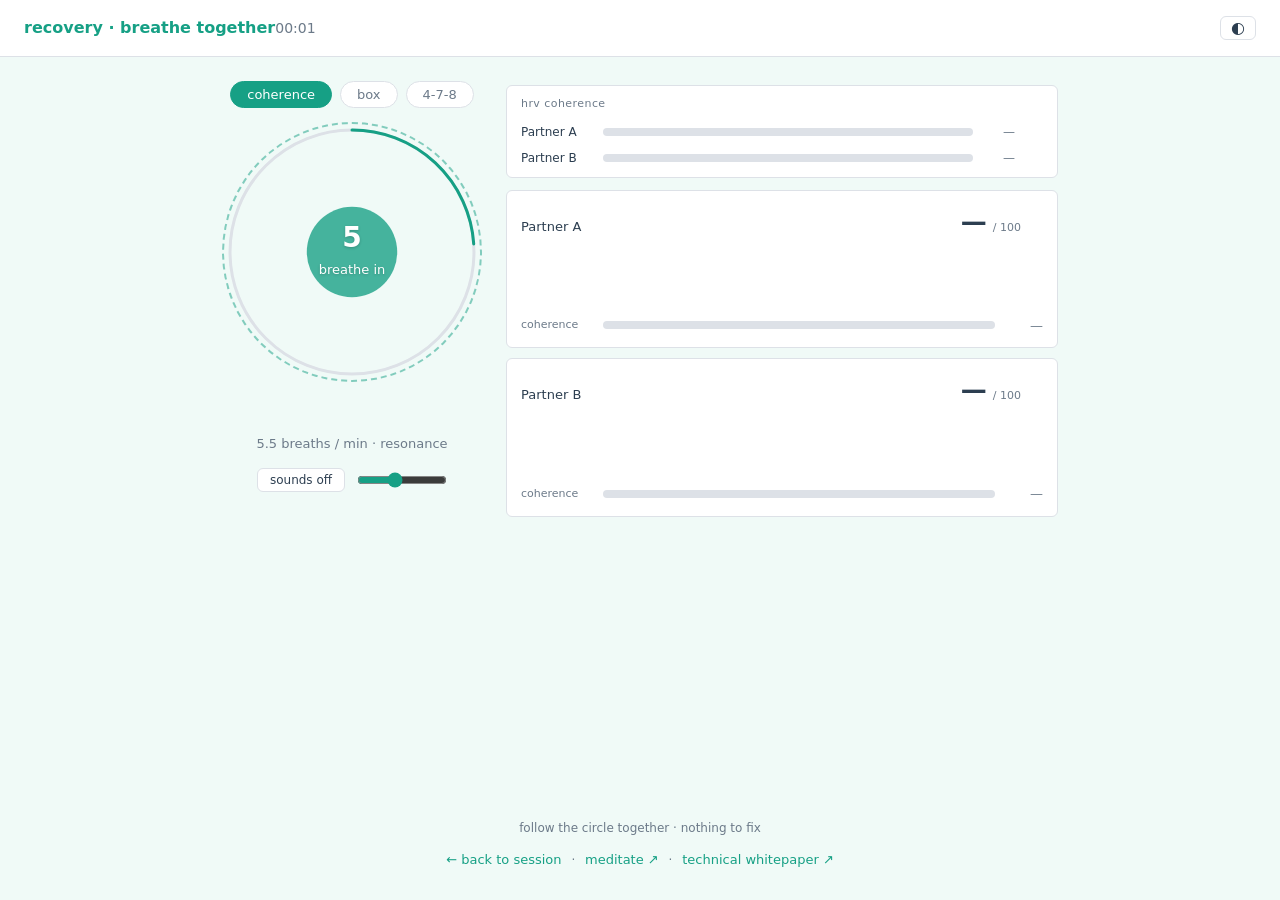
<file: static/mode_b.html>
<!DOCTYPE html>
<html lang="en">
<head>
  <meta charset="UTF-8" />
  <meta name="viewport" content="width=device-width, initial-scale=1.0" />
  <title>recovery · breathe together</title>
  <link rel="stylesheet" href="/static/style.css" />
</head>
<body class="mode-b">

<p aria-live="polite" style="position:absolute;left:-9999px;">
  Recovery breathing screen. Follow the animated circle for paced breathing.
</p>

<!-- ── header ────────────────────────────────────────────────────────────── -->
<header class="recovery-header" role="banner">
  <span class="recovery-title">recovery · breathe together</span>
  <span class="break-clock" id="break-clock" aria-label="break duration">00:00</span>
  <button class="btn btn-theme" id="btn-theme-b" onclick="toggleDarkMode()" title="toggle dark mode" style="margin-left:auto;">◐</button>
</header>

<!-- ── main body ─────────────────────────────────────────────────────────── -->
<main class="recovery-body" role="main">

  <!-- left column: breathing circle + controls -->
  <div class="recovery-left">

    <!-- pattern selector -->
    <div class="pattern-selector" role="group" aria-label="Breathing pattern">
      <button class="pattern-btn active" data-pattern="coherence">coherence</button>
      <button class="pattern-btn" data-pattern="box">box</button>
      <button class="pattern-btn" data-pattern="478">4-7-8</button>
    </div>

    <!-- breathing pacer -->
    <div class="breath-outer">
      <div class="breath-container" role="img" aria-label="Breathing pacer — follow the expanding circle">
        <svg class="breath-arc-svg" viewBox="0 0 260 260" aria-hidden="true">
          <circle class="arc-track" cx="130" cy="130" r="122"/>
          <circle class="arc-fill"  cx="130" cy="130" r="122" id="arc-fill"/>
        </svg>
        <div class="guide-ring" aria-hidden="true"></div>
        <div class="breath-circle" id="breath-circle" aria-hidden="true"></div>
        <div class="breath-center" aria-hidden="true">
          <span class="breath-countdown" id="breath-countdown"></span>
          <span class="breath-phase-label" id="breath-phase-label">breathe in</span>
        </div>
      </div>
      <p class="breath-rate-caption" id="breath-rate-caption">5.5 breaths / min · resonance</p>
    </div>

    <!-- ambient sound -->
    <div class="sound-control">
      <button class="btn sound-btn" id="sound-toggle" onclick="toggleSound()">sounds off</button>
      <input type="range" class="sound-volume" id="sound-volume"
             min="0" max="1" step="0.05" value="0.4"
             aria-label="ambient sound volume"
             oninput="onVolumeChange(this.value)">
    </div>

  </div><!-- /recovery-left -->

  <!-- right column: metrics -->
  <div class="recovery-right">

    <!-- HRV coherence feedback during breathing (Feature 1) -->
    <div class="breath-coherence-section" id="breath-coh-section">
      <span class="breath-coh-heading">HRV coherence</span>
      <div class="breath-coh-row" id="breath-coh-row-A">
        <span class="breath-coh-label" id="label-a-coh">Partner A</span>
        <div class="breath-coh-track">
          <div class="breath-coh-fill" id="breath-coh-fill-A"></div>
        </div>
        <span class="breath-coh-val" id="breath-coh-val-A">—</span>
        <span class="breath-coh-trend" id="breath-coh-trend-A"></span>
      </div>
      <div class="breath-coh-row" id="breath-coh-row-B">
        <span class="breath-coh-label" id="label-b-coh">Partner B</span>
        <div class="breath-coh-track">
          <div class="breath-coh-fill" id="breath-coh-fill-B"></div>
        </div>
        <span class="breath-coh-val" id="breath-coh-val-B">—</span>
        <span class="breath-coh-trend" id="breath-coh-trend-B"></span>
      </div>
    </div>

    <!-- per-partner activation + coherence -->
    <div class="recovery-metrics" aria-label="Physiological state">

      <!-- Partner A -->
      <div class="recovery-partner" id="rec-section-A">
        <div class="rec-partner-header">
          <span class="coherence-partner-label" id="label-a">Partner A</span>
          <span class="rec-act-score" id="rec-act-A">—</span>
          <span class="rec-act-unit">/ 100</span>
          <span class="rec-act-zone" id="rec-zone-A"></span>
        </div>
        <canvas class="rec-act-canvas" id="rec-trace-A"
                aria-label="Activation trend for Partner A"></canvas>
        <div class="coherence-row" style="margin-top:6px;">
          <span class="rec-coh-label">coherence</span>
          <div class="coherence-track" role="progressbar"
               aria-valuenow="0" aria-valuemin="0" aria-valuemax="100"
               aria-label="Partner A coherence">
            <div class="coherence-fill" id="coh-fill-b-A"></div>
          </div>
          <span class="coherence-val" id="coh-val-b-A">—</span>
        </div>
      </div>

      <!-- Partner B -->
      <div class="recovery-partner" id="rec-section-B">
        <div class="rec-partner-header">
          <span class="coherence-partner-label" id="label-b">Partner B</span>
          <span class="rec-act-score" id="rec-act-B">—</span>
          <span class="rec-act-unit">/ 100</span>
          <span class="rec-act-zone" id="rec-zone-B"></span>
        </div>
        <canvas class="rec-act-canvas" id="rec-trace-B"
                aria-label="Activation trend for Partner B"></canvas>
        <div class="coherence-row" style="margin-top:6px;">
          <span class="rec-coh-label">coherence</span>
          <div class="coherence-track" role="progressbar"
               aria-valuenow="0" aria-valuemin="0" aria-valuemax="100"
               aria-label="Partner B coherence">
            <div class="coherence-fill" id="coh-fill-b-B"></div>
          </div>
          <span class="coherence-val" id="coh-val-b-B">—</span>
        </div>
      </div>

      <!-- readiness indicator -->
      <div class="readiness-block" id="readiness-block" hidden>
        calm zone reached · <span id="readiness-time">—</span> · ready to reconnect
      </div>

    </div><!-- /recovery-metrics -->

  </div><!-- /recovery-right -->

</main>

<!-- ── footer ─────────────────────────────────────────────────────────────── -->
<footer class="recovery-footer" role="contentinfo">
  follow the circle together · nothing to fix
  <br />
  <a href="/" class="back-link">← back to session</a>
  &ensp;·&ensp;
  <a href="/meditate" class="back-link">meditate ↗</a>
  &ensp;·&ensp;
  <a href="/whitepaper" target="_blank" class="back-link">technical whitepaper ↗</a>
</footer>

<script src="/static/app.js"></script>
</body>
</html>
</file>
<file: static/style.css>
/* ── design tokens ─────────────────────────────────────────────────────── */
:root {
  --calm:           #16a085;
  --calm-light:     #d5f5f0;
  --danger:         #c0392b;
  --danger-light:   #fdecea;
  --warning:        #c0660a;
  --warning-light:  #fef0e0;
  --text:           #2c3e50;
  --text-secondary: #6c7a89;
  --bg:             #f5f7fa;
  --surface:        #ffffff;
  --border:         #dde1e7;

  --partner-a:      #c0392b;
  --partner-b:      #1a6baa;

  --radius:         6px;
  --gap:            16px;
  --font:           system-ui, -apple-system, "Segoe UI", sans-serif;
}

/* ── dark mode overrides ────────────────────────────────────────────── */
[data-theme="dark"] {
  --bg:             #1a1f2e;
  --surface:        #242938;
  --text:           #e8ecf0;
  --text-secondary: #8896a8;
  --border:         #333d52;
  --calm-light:     #1a3530;
  --danger-light:   #3a1a1a;
  --warning-light:  #3a1e08;
  color-scheme: dark;
}
[data-theme="dark"] body.mode-b { background: #141a20; }

/* ── reset / base ──────────────────────────────────────────────────────── */
*, *::before, *::after { box-sizing: border-box; margin: 0; padding: 0; }

body {
  font-family: var(--font);
  background: var(--bg);
  color: var(--text);
  font-size: 14px;
  line-height: 1.5;
  min-height: 100vh;
}

/* ── ━━━━━━━━━━━━━━━━━━━━━━━━━━━━━━━━━━━━━━━━━━━━━━━━━━━━━━━━━━━━━━━━━━━ */
/* ── MODE A — session header ─────────────────────────────────────────── */
.session-header {
  display: flex;
  align-items: center;
  gap: var(--gap);
  padding: 12px 20px;
  background: var(--surface);
  border-bottom: 1px solid var(--border);
  flex-wrap: wrap;
}

.session-title {
  font-size: 18px;
  font-weight: 600;
  color: var(--text);
  margin-right: auto;
}

.session-clock {
  font-size: 14px;
  font-variant-numeric: tabular-nums;
  color: var(--text-secondary);
  min-width: 72px;
}

.baseline-indicator {
  font-size: 12px;
  padding: 3px 10px;
  border-radius: 20px;
  background: var(--border);
  color: var(--text-secondary);
  border: 1px solid var(--border);
}
.baseline-indicator.set {
  background: var(--calm-light);
  color: var(--calm);
  border-color: var(--calm);
}

.btn {
  font-family: var(--font);
  font-size: 13px;
  padding: 5px 14px;
  border-radius: var(--radius);
  cursor: pointer;
  border: 1px solid var(--border);
  background: var(--surface);
  color: var(--text);
  transition: background 0.1s;
}
.btn:hover { background: var(--bg); }
.btn-calm {
  background: var(--calm);
  color: #fff;
  border-color: var(--calm);
}
.btn-calm:hover { background: #13876f; }
.btn-theme {
  font-size: 16px;
  padding: 3px 10px;
  line-height: 1;
  margin-left: auto;
}

.scenario-live-control {
  display: flex;
  align-items: center;
  gap: 6px;
}
.scenario-live-control[hidden] { display: none; }
.scenario-live-label {
  font-size: 12px;
  color: var(--text-secondary);
}
.scenario-live-control > select {
  font-family: var(--font);
  font-size: 12px;
  padding: 5px 8px;
  border-radius: var(--radius);
  border: 1px solid var(--border);
  background: var(--surface);
  color: var(--text);
  cursor: pointer;
}
.btn-clear {
  color: var(--text-secondary);
  font-size: 12px;
  padding: 4px 10px;
}
.btn-clear:hover { color: var(--danger); border-color: var(--danger); }

/* ── flood alert banner ─────────────────────────────────────────────── */
.flood-banner {
  display: none;
  align-items: center;
  gap: 12px;
  padding: 10px 20px;
  background: var(--danger-light);
  border-bottom: 2px solid var(--danger);
  color: var(--danger);
  font-size: 14px;
}
.flood-banner.visible { display: flex; }
.flood-banner-text { flex: 1; }
.flood-banner .btn-danger {
  background: var(--danger);
  color: #fff;
  border-color: var(--danger);
  font-size: 13px;
}
.flood-banner .btn-danger:hover { background: #a93226; }

/* ── main content ───────────────────────────────────────────────────── */
.main-content {
  padding: var(--gap);
  max-width: 1300px;
  margin: 0 auto;
}

/* ── partner panels ─────────────────────────────────────────────────── */
.partner-row {
  display: grid;
  grid-template-columns: 1fr 1fr;
  gap: var(--gap);
  margin-bottom: var(--gap);
}

/* ── shared activation trace ─────────────────────────────────────── */
.shared-trace-panel {
  background: var(--surface);
  border: 1px solid var(--border);
  border-radius: var(--radius);
  padding: 12px;
  margin-bottom: var(--gap);
}

.shared-act-canvas {
  width: 100%;
  height: 200px;
  display: block;
  border-radius: var(--radius);
  overflow: hidden;
}

.calm-zone-rows {
  display: flex;
  gap: 16px;
  margin-top: 4px;
  flex-wrap: wrap;
}

/* ── partner metric cards ─────────────────────────────────────────── */
.partner-card {
  background: var(--surface);
  border: 1px solid var(--border);
  border-radius: var(--radius);
  padding: 12px 14px;
  display: flex;
  flex-direction: column;
  gap: 6px;
  min-width: 0;
}
.partner-card.flooded {
  border-color: var(--danger);
  background: var(--danger-light);
}
.partner-card.offline { opacity: 0.55; }

.partner-header {
  display: flex;
  align-items: center;
  gap: 10px;
  margin-bottom: 2px;
}

.partner-name {
  font-size: 16px;
  font-weight: 600;
}
.partner-name.a { color: var(--partner-a); }
.partner-name.b { color: var(--partner-b); }

.connect-time {
  margin-left: auto;
  font-size: 11px;
  font-variant-numeric: tabular-nums;
  color: var(--text-secondary);
  letter-spacing: 0.02em;
}

.signal-dot {
  width: 8px;
  height: 8px;
  border-radius: 50%;
  background: var(--border);
  flex-shrink: 0;
  cursor: default;
}
.signal-dot.good { background: var(--calm); }
.signal-dot.fair { background: #e67e22; }
.signal-dot.poor { background: var(--danger); }

.battery-level {
  font-size: 11px;
  color: var(--text-secondary);
  font-variant-numeric: tabular-nums;
}
.battery-level.low { color: var(--danger); font-weight: 600; }

.state-badge.offline {
  background: var(--border);
  color: var(--text-secondary);
  border-color: var(--border);
}

.state-badge {
  font-size: 11px;
  padding: 2px 9px;
  border-radius: 20px;
  font-weight: 500;
  text-transform: lowercase;
}
.state-badge.regulated {
  background: var(--calm-light);
  color: var(--calm);
  border: 1px solid var(--calm);
}
.state-badge.flooded {
  background: var(--danger-light);
  color: var(--danger);
  border: 1px solid var(--danger);
}

.state-description {
  font-size: 13px;
  color: var(--text);
  line-height: 1.5;
  margin-bottom: 8px;
  min-height: 16px;
  padding: 4px 8px;
  background: var(--bg);
  border-left: 3px solid var(--border);
  border-radius: 0 var(--radius) var(--radius) 0;
}

.calm-zone-row {
  font-size: 12px;
  color: var(--calm);
  font-variant-numeric: tabular-nums;
  margin-bottom: 4px;
  letter-spacing: 0.01em;
}

/* hero HR */
.hr-hero {
  display: flex;
  align-items: baseline;
  gap: 8px;
  margin-bottom: 4px;
}
.hr-value {
  font-size: 40px;
  font-weight: 700;
  font-variant-numeric: tabular-nums;
  line-height: 1;
  color: var(--text);
}
.hr-value.flooded { color: var(--danger); }
.hr-unit { font-size: 14px; color: var(--text-secondary); }
.hr-delta {
  font-size: 13px;
  color: var(--text-secondary);
  margin-bottom: 4px;
  min-height: 18px;
}
.hr-delta.over { color: var(--danger); }
.hr-delta.under { color: var(--calm); }

/* metric rows — vertical list inside partner card */
/* metric tiles — 3-column grid inside partner card */
.metric-tiles {
  display: grid;
  grid-template-columns: repeat(3, 1fr);
  gap: 6px;
}

.metric-tile {
  background: var(--bg);
  border: 1px solid var(--border);
  border-radius: var(--radius);
  padding: 8px 10px;
  overflow: hidden;
}
.metric-tile.breach {
  border-color: var(--danger);
  background: var(--danger-light);
}

/* activation tile spans all 3 columns */
.tile-activation-wide {
  grid-column: 1 / -1;
  display: flex;
  align-items: baseline;
  gap: 5px;
  flex-wrap: wrap;
}
.tile-act-score {
  font-size: 22px;
  font-weight: 700;
  font-variant-numeric: tabular-nums;
  color: var(--text);
}
.tile-act-unit {
  font-size: 12px;
  color: var(--text-secondary);
}
.tile-act-dir {
  font-size: 12px;
  color: var(--text-secondary);
  margin-left: auto;
  text-transform: lowercase;
}

.tile-label {
  font-size: 10px;
  color: var(--text-secondary);
  text-transform: lowercase;
  letter-spacing: 0.03em;
  margin-bottom: 2px;
  white-space: nowrap;
  overflow: hidden;
  text-overflow: ellipsis;
}
.tile-value {
  font-size: 16px;
  font-weight: 600;
  font-variant-numeric: tabular-nums;
  color: var(--text);
}
.tile-value.breach { color: var(--danger); }
.tile-value.tile-gated {
  font-size: 11px;
  font-weight: 500;
  font-variant-numeric: normal;
  color: var(--text-secondary);
  font-style: italic;
}
.tile-unit {
  font-size: 10px;
  color: var(--text-secondary);
}

/* hr-value and hr-delta inside a tile */
.metric-tile .hr-value {
  font-size: 20px;
  font-weight: 700;
  font-variant-numeric: tabular-nums;
  line-height: 1.2;
}
.metric-tile .hr-value.flooded { color: var(--danger); }
.metric-tile .hr-delta {
  font-size: 15px;
  font-weight: 600;
  font-variant-numeric: tabular-nums;
  margin-bottom: 0;
  min-height: unset;
}

/* coherence bar inside tile */
.coherence-bar-wrap {
  margin-top: 4px;
  background: var(--border);
  border-radius: 3px;
  height: 4px;
  overflow: hidden;
}
.coherence-bar-fill {
  height: 100%;
  background: var(--calm);
  border-radius: 3px;
  transition: width 0.5s ease;
  width: 0%;
}

/* ── bottom row: session transcript ────────────────────────────────── */
.bottom-row {
  display: flex;
  flex-direction: column;
  gap: var(--gap);
}

/* ── dyadic panel ───────────────────────────────────────────────────── */
.dyadic-panel {
  background: var(--surface);
  border: 1px solid var(--border);
  border-radius: var(--radius);
  padding: 16px;
  margin-bottom: var(--gap);
}

.dyadic-trace-wrap {
  position: relative;
  margin-bottom: 10px;
}
.dyadic-trace-canvas {
  width: 100%;
  height: 110px;
  display: block;
  border-radius: var(--radius);
}
.dyadic-phase-canvas {
  width: 100%;
  height: 18px;
  display: block;
  margin-top: 2px;
}
.dyadic-tooltip {
  position: absolute;
  pointer-events: none;
  background: var(--surface);
  border: 1px solid var(--border);
  border-radius: var(--radius);
  padding: 4px 8px;
  font-size: 11px;
  color: var(--text);
  white-space: nowrap;
  box-shadow: 0 2px 6px rgba(0, 0, 0, 0.15);
  z-index: 5;
}

.dyadic-legend {
  display: flex;
  align-items: center;
  gap: 10px;
  flex-wrap: wrap;
  font-size: 11px;
  color: var(--text-secondary);
  margin-bottom: 10px;
}
.legend-swatch {
  display: inline-block;
  width: 10px;
  height: 10px;
  border-radius: 2px;
  margin-right: 3px;
}
.legend-swatch.legend-a { background: var(--partner-a); }
.legend-swatch.legend-b { background: var(--partner-b); }
.legend-note { font-style: italic; }
.legend-dot {
  display: inline-block;
  width: 8px;
  height: 8px;
  border-radius: 50%;
  margin-right: 3px;
}
.legend-dot.legend-inphase   { background: var(--calm); }
.legend-dot.legend-antiphase { background: #e67e22; }

.dyadic-header {
  display: flex;
  align-items: baseline;
  gap: 10px;
  margin-bottom: 12px;
}
.dyadic-title {
  font-size: 14px;
  font-weight: 600;
  color: var(--text);
}
.dyadic-tag {
  font-size: 11px;
  color: var(--text-secondary);
  background: var(--bg);
  border: 1px solid var(--border);
  border-radius: 20px;
  padding: 1px 8px;
}

.dyadic-stats {
  display: flex;
  gap: 24px;
  margin-bottom: 8px;
  flex-wrap: wrap;
}

.dyadic-interp {
  font-size: 13px;
  color: var(--text);
  font-style: italic;
  margin-bottom: 10px;
  min-height: 18px;
  line-height: 1.5;
}
.dyadic-stat { font-size: 13px; }
.dyadic-stat-label { color: var(--text-secondary); }
.dyadic-stat-value { font-weight: 600; margin-left: 4px; }

.dyadic-summary {
  display: flex;
  flex-direction: column;
  gap: 6px;
}

.dyadic-state-label {
  display: inline-block;
  font-size: 11px;
  font-weight: 600;
  letter-spacing: 0.04em;
  text-transform: lowercase;
  padding: 2px 10px;
  border-radius: 20px;
  align-self: flex-start;
}
.dyadic-state-calm    { background: var(--calm-light);    color: var(--calm); }
.dyadic-state-danger  { background: var(--danger-light);  color: var(--danger); }
.dyadic-state-warning { background: var(--warning-light); color: var(--warning); }
.dyadic-state-neutral {
  background: var(--bg);
  color: var(--text-secondary);
  border: 1px solid var(--border);
}

.dyadic-body {
  font-size: 13px;
  line-height: 1.55;
  color: var(--text);
}

.dyadic-caveat {
  font-size: 11px;
  color: var(--text-secondary);
  line-height: 1.5;
}

/* ── footer ─────────────────────────────────────────────────────────── */
.session-footer {
  text-align: center;
  font-size: 11px;
  color: var(--text-secondary);
  padding: 12px 20px 20px;
}
.kbd-hints {
  display: block;
  margin-top: 4px;
  font-size: 10px;
  opacity: 0.7;
  letter-spacing: 0.02em;
}

/* ── ━━━━━━━━━━━━━━━━━━━━━━━━━━━━━━━━━━━━━━━━━━━━━━━━━━━━━━━━━━━━━━━━━━━ */
/* ── MODE B — recovery screen ──────────────────────────────────────── */

body.mode-b {
  background: #f0faf7;
  display: flex;
  flex-direction: column;
  align-items: center;
  min-height: 100vh;
}

.recovery-header {
  width: 100%;
  padding: 16px 24px;
  display: flex;
  align-items: center;
  justify-content: space-between;
  border-bottom: 1px solid var(--border);
  background: var(--surface);
}
.recovery-title {
  font-size: 16px;
  font-weight: 600;
  color: var(--calm);
}
.break-clock {
  font-size: 14px;
  font-variant-numeric: tabular-nums;
  color: var(--text-secondary);
}

.recovery-body {
  flex: 1;
  display: grid;
  grid-template-columns: auto 1fr;
  gap: 24px;
  align-items: start;
  padding: 24px 32px;
  width: 100%;
  max-width: 900px;
  margin: 0 auto;
}

.recovery-left {
  display: flex;
  flex-direction: column;
  align-items: center;
  gap: 14px;
}

.recovery-right {
  display: flex;
  flex-direction: column;
  gap: 12px;
  padding-top: 4px;
}

/* breathing pacer */
.breath-container {
  position: relative;
  width: 260px;
  height: 260px;
  display: flex;
  align-items: center;
  justify-content: center;
  flex-direction: column;
}

.guide-ring {
  position: absolute;
  inset: 0;
  border-radius: 50%;
  border: 2px dashed var(--calm);
  opacity: 0.5;
}

.breath-circle {
  position: absolute;
  width: 146px;
  height: 146px;
  top: 50%;
  left: 50%;
  margin-top: -73px;
  margin-left: -73px;
  border-radius: 50%;
  background: var(--calm);
  transform: scale(0.56);
  opacity: 0.75;
  transform-origin: center center;
}

/* SVG progress arc */
.breath-arc-svg {
  position: absolute;
  inset: 0;
  width: 100%;
  height: 100%;
  transform: rotate(-90deg); /* start arc at 12 o'clock */
}
.arc-track {
  fill: none;
  stroke: var(--border);
  stroke-width: 3;
}
.arc-fill {
  fill: none;
  stroke: var(--calm);
  stroke-width: 3;
  stroke-linecap: round;
  stroke-dasharray: 766.5;  /* 2π × 122 */
  stroke-dashoffset: 766.5; /* starts empty */
}

/* phase label + countdown inside circle */
.breath-center {
  position: absolute;
  top: 50%;
  left: 50%;
  transform: translate(-50%, -50%);
  display: flex;
  flex-direction: column;
  align-items: center;
  gap: 2px;
  z-index: 1;
  pointer-events: none;
}
.breath-countdown {
  font-size: 28px;
  font-weight: 700;
  font-variant-numeric: tabular-nums;
  color: #fff;
  line-height: 1;
  min-height: 34px;
  text-shadow: 0 1px 3px rgba(0,0,0,0.2);
}
.breath-phase-label {
  font-size: 13px;
  font-weight: 500;
  color: #fff;
  text-shadow: 0 1px 3px rgba(0,0,0,0.2);
  white-space: nowrap;
}

/* pattern selector */
.pattern-selector {
  display: flex;
  gap: 8px;
}
.pattern-btn {
  font-family: var(--font);
  font-size: 13px;
  padding: 5px 16px;
  border-radius: 20px;
  border: 1px solid var(--border);
  background: var(--surface);
  color: var(--text-secondary);
  cursor: pointer;
  transition: all 0.15s;
}
.pattern-btn.active {
  background: var(--calm);
  color: #fff;
  border-color: var(--calm);
}
.pattern-btn:hover:not(.active) {
  border-color: var(--calm);
  color: var(--calm);
}

/* ambient sound control */
.sound-control {
  display: flex;
  align-items: center;
  gap: 12px;
}
.sound-btn {
  font-size: 12px;
  padding: 4px 12px;
  min-width: 88px;
}
.sound-volume {
  width: 90px;
  accent-color: var(--calm);
  cursor: pointer;
}

.breath-rate-caption {
  margin-top: 52px;
  font-size: 13px;
  color: var(--text-secondary);
  text-align: center;
}

/* activation + coherence metrics (mode B) */
.recovery-metrics {
  width: 100%;
  display: flex;
  flex-direction: column;
  gap: 10px;
}

.recovery-partner {
  background: var(--surface);
  border: 1px solid var(--border);
  border-radius: var(--radius);
  padding: 12px 14px;
}

.rec-partner-header {
  display: flex;
  align-items: baseline;
  gap: 6px;
  margin-bottom: 8px;
}

.rec-act-score {
  font-size: 26px;
  font-weight: 700;
  font-variant-numeric: tabular-nums;
  margin-left: auto;
  color: var(--text);
  transition: color 0.4s;
}
.rec-act-score.zone-low  { color: #16a085; }
.rec-act-score.zone-mid  { color: #e67e22; }
.rec-act-score.zone-high { color: #c0392b; }

.rec-act-unit {
  font-size: 11px;
  color: var(--text-secondary);
}

.rec-act-zone {
  font-size: 11px;
  padding: 1px 8px;
  border-radius: 10px;
  font-weight: 500;
}
.rec-act-zone.zone-low  { background: var(--calm-light);   color: var(--calm);   }
.rec-act-zone.zone-mid  { background: #fef5e7;             color: #e67e22;       }
.rec-act-zone.zone-high { background: var(--danger-light); color: var(--danger); }

.rec-act-canvas {
  width: 100%;
  height: 60px;
  display: block;
  margin-bottom: 2px;
  border-radius: var(--radius);
  overflow: hidden;
}

.rec-coh-label {
  font-size: 11px;
  color: var(--text-secondary);
  min-width: 70px;
}

.readiness-block {
  text-align: center;
  padding: 10px 16px;
  border-radius: var(--radius);
  background: var(--calm-light);
  color: var(--calm);
  font-size: 14px;
  font-weight: 500;
  border: 1px solid var(--calm);
}

/* breath-coherence-section (Feature 1 — prominent coherence during recovery) */
.breath-coherence-section {
  width: 100%;
  background: var(--surface);
  border: 1px solid var(--border);
  border-radius: var(--radius);
  padding: 10px 14px;
  display: flex;
  flex-direction: column;
  gap: 8px;
}
.breath-coh-heading {
  font-size: 11px;
  text-transform: lowercase;
  letter-spacing: 0.04em;
  color: var(--text-secondary);
  margin-bottom: 2px;
}
.breath-coh-row {
  display: flex;
  align-items: center;
  gap: 10px;
}
.breath-coh-label {
  font-size: 12px;
  font-weight: 500;
  color: var(--text);
  min-width: 72px;
}
.breath-coh-track {
  flex: 1;
  background: var(--border);
  border-radius: 4px;
  height: 8px;
  overflow: hidden;
}
.breath-coh-fill {
  height: 100%;
  background: var(--calm);
  border-radius: 4px;
  transition: width 1s ease;
  width: 0%;
}
.breath-coh-val {
  font-size: 12px;
  font-variant-numeric: tabular-nums;
  color: var(--text-secondary);
  min-width: 32px;
  text-align: right;
}
.breath-coh-trend {
  font-size: 15px;
  min-width: 18px;
  text-align: center;
}
.breath-coh-trend.trend-up   { color: var(--calm); }
.breath-coh-trend.trend-down { color: var(--danger); }
.breath-coh-trend.trend-flat { color: var(--text-secondary); }

/* keep old coherence-section for any references */
.coherence-section {
  width: 100%;
  max-width: 320px;
  display: flex;
  flex-direction: column;
  gap: 14px;
}

.coherence-row {
  display: flex;
  align-items: center;
  gap: 12px;
}
.coherence-partner-label {
  font-size: 13px;
  font-weight: 500;
  min-width: 80px;
  color: var(--text);
}
.coherence-track {
  flex: 1;
  background: var(--border);
  border-radius: 4px;
  height: 8px;
  overflow: hidden;
}
.coherence-fill {
  height: 100%;
  background: var(--calm);
  border-radius: 4px;
  transition: width 1s ease;
  width: 0%;
}
.coherence-val {
  font-size: 13px;
  font-variant-numeric: tabular-nums;
  color: var(--text-secondary);
  min-width: 36px;
  text-align: right;
}

/* recovery footer */
.recovery-footer {
  padding: 16px 24px 28px;
  text-align: center;
  font-size: 12px;
  color: var(--text-secondary);
  line-height: 1.6;
}

.back-link {
  display: inline-block;
  margin-top: 12px;
  font-size: 13px;
  color: var(--calm);
  text-decoration: none;
  border-bottom: 1px solid transparent;
}
.back-link:hover { border-bottom-color: var(--calm); }

/* ── transcript panel (session log with physiological annotation) ─── */
.transcript-panel {
  background: var(--surface);
  border: 1px solid var(--border);
  border-radius: var(--radius);
  padding: 16px;
}

.transcript-header {
  display: flex;
  align-items: center;
  gap: 10px;
  margin-bottom: 12px;
}

.transcript-title {
  font-size: 14px;
  font-weight: 600;
  color: var(--text);
  margin-right: auto;
}

.transcript-status {
  font-size: 11px;
  padding: 2px 9px;
  border-radius: 20px;
  background: var(--border);
  color: var(--text-secondary);
  border: 1px solid var(--border);
}
.transcript-status.recording {
  background: var(--danger-light);
  color: var(--danger);
  border-color: var(--danger);
}

.transcript-empty {
  font-size: 13px;
  color: var(--text-secondary);
  font-style: italic;
  text-align: center;
  padding: 20px 0;
}

.transcript-scroll {
  display: flex;
  flex-direction: column;
  gap: 8px;
  max-height: 180px;
  overflow-y: auto;
  scrollbar-width: thin;
  scrollbar-color: var(--border) transparent;
}

.transcript-entry {
  background: var(--bg);
  border: 1px solid var(--border);
  border-left: 3px solid var(--calm);
  border-radius: var(--radius);
  padding: 8px 10px;
}

.transcript-time {
  font-size: 11px;
  font-variant-numeric: tabular-nums;
  color: var(--text-secondary);
  margin-bottom: 3px;
}

.transcript-text {
  font-size: 14px;
  color: var(--text);
  line-height: 1.5;
  margin-bottom: 4px;
}

.transcript-physio {
  font-size: 11px;
  color: var(--text-secondary);
  font-style: italic;
  line-height: 1.4;
}

/* tone histogram in partner cards */
.tone-histogram {
  display: flex;
  flex-direction: column;
  gap: 5px;
  padding: 8px 0 2px;
}
.tone-bar-row {
  display: grid;
  grid-template-columns: 68px 1fr 20px;
  gap: 6px;
  align-items: center;
}
.tone-hist-label {
  font-size: 10px;
  color: var(--text-secondary);
  text-transform: lowercase;
}
.tone-hist-bar-wrap {
  height: 8px;
  background: var(--border);
  border-radius: 4px;
  overflow: hidden;
}
.tone-hist-bar {
  height: 100%;
  width: 0%;
  border-radius: 4px;
  transition: width 0.5s ease;
}
.tone-hist-bar.aggressive { background: #c0392b; }
.tone-hist-bar.neutral    { background: #95a5a6; }
.tone-hist-bar.kind       { background: #27ae60; }
.tone-hist-count {
  font-size: 10px;
  color: var(--text-secondary);
  text-align: right;
  font-variant-numeric: tabular-nums;
}

/* transcript entry tone coloring */
.transcript-entry.tone-aggressive {
  background: #fde8e6;
  border-left-color: #c0392b;
}
.transcript-entry.tone-kind {
  background: #e8f8f0;
  border-left-color: #27ae60;
}
.transcript-entry.tone-neutral {
  /* default styling — no override needed */
}

[data-theme="dark"] .transcript-entry.tone-aggressive {
  background: #3d1008;
  border-left-color: #e74c3c;
}
[data-theme="dark"] .transcript-entry.tone-kind {
  background: #0a2e1a;
  border-left-color: #2ecc71;
}

/* voice enrollment row */
.enroll-row {
  display: flex;
  align-items: center;
  gap: 8px;
  flex-wrap: wrap;
  margin-top: 8px;
  padding-top: 8px;
  border-top: 1px solid var(--border);
}

.enroll-label {
  font-size: 11px;
  color: var(--text-secondary);
  white-space: nowrap;
}

.btn-enroll {
  font-size: 11px;
  padding: 3px 10px;
}

.btn-enroll.enrolled {
  color: var(--calm);
  border-color: var(--calm);
  cursor: default;
}

.enroll-hint {
  font-size: 10px;
  color: var(--text-secondary);
  font-style: italic;
  margin-left: auto;
}

/* speaker attribution badges */
.transcript-speaker {
  display: inline-block;
  font-size: 10px;
  font-weight: 600;
  padding: 1px 7px;
  border-radius: 10px;
  margin-bottom: 4px;
  text-transform: lowercase;
  letter-spacing: 0.02em;
}
.transcript-speaker.speaker-A {
  background: color-mix(in srgb, var(--partner-a) 15%, transparent);
  color: var(--partner-a);
  border: 1px solid color-mix(in srgb, var(--partner-a) 30%, transparent);
}
.transcript-speaker.speaker-B {
  background: color-mix(in srgb, var(--partner-b) 15%, transparent);
  color: var(--partner-b);
  border: 1px solid color-mix(in srgb, var(--partner-b) 30%, transparent);
}
.transcript-speaker.speaker-T {
  background: #f0eaf8;
  color: #7d5fb5;
  border: 1px solid #c9b8e8;
}
[data-theme="dark"] .transcript-speaker.speaker-T {
  background: #2a1f3d;
  color: #b89de8;
  border-color: #5a3f8a;
}

/* mic button */
.btn-mic {
  background: var(--bg);
  border-color: var(--border);
  color: var(--text);
}
.btn-mic.recording {
  background: var(--danger-light);
  border-color: var(--danger);
  color: var(--danger);
}
.btn-mic.recording:hover {
  background: var(--danger-light);
}

.rec-status {
  font-size: 12px;
  font-variant-numeric: tabular-nums;
  color: var(--danger);
}

/* ── AI report button ───────────────────────────────────────────────── */
.btn-report {
  background: var(--surface);
  border-color: var(--border);
  color: var(--text);
}
.btn-report:hover {
  border-color: var(--text-secondary);
}
.btn-report:disabled {
  opacity: 0.5;
  cursor: default;
}

/* ── AI report modal ────────────────────────────────────────────────── */
.report-modal {
  position: fixed;
  inset: 0;
  background: rgba(0, 0, 0, 0.45);
  display: flex;
  align-items: center;
  justify-content: center;
  z-index: 300;
  padding: 24px;
}
.report-modal[hidden] { display: none; }

.report-card {
  background: var(--surface);
  border: 1px solid var(--border);
  border-radius: 10px;
  width: 100%;
  max-width: 680px;
  max-height: 80vh;
  display: flex;
  flex-direction: column;
  box-shadow: 0 8px 32px rgba(0, 0, 0, 0.18);
}

.report-header {
  display: flex;
  align-items: center;
  padding: 14px 18px;
  border-bottom: 1px solid var(--border);
  gap: 12px;
}

.report-title {
  font-size: 14px;
  font-weight: 600;
  color: var(--text);
  flex: 1;
}

.report-close-btn {
  padding: 2px 8px;
  font-size: 12px;
  line-height: 1;
}

.report-body {
  flex: 1;
  overflow-y: auto;
  padding: 18px;
}

.report-text {
  font-family: var(--font);
  font-size: 13px;
  line-height: 1.7;
  color: var(--text);
  white-space: pre-wrap;
  word-break: break-word;
  margin: 0;
}

/* ── reduced motion ──────────────────────────────────────────────────── */
@media (prefers-reduced-motion: reduce) {
  .breath-circle { transform: scale(0.78); opacity: 0.9; }
  .coherence-fill { transition: none; }
  .coherence-bar-fill { transition: none; }
}

/* ── responsive ─────────────────────────────────────────────────────── */
@media (max-width: 960px) {
  .partner-row { grid-template-columns: 1fr; }
  .dyadic-stats { flex-direction: column; gap: 6px; }
}
@media (max-width: 520px) {
  .dyadic-inner { grid-template-columns: 1fr; }
}

/* ── setup overlay ───────────────────────────────────────────────────── */
.setup-overlay {
  position: fixed;
  inset: 0;
  background: rgba(0, 0, 0, 0.55);
  display: flex;
  align-items: center;
  justify-content: center;
  z-index: 1000;
}
.setup-overlay[hidden] { display: none; }

.setup-card {
  background: var(--surface);
  border: 1px solid var(--border);
  border-radius: 10px;
  padding: 32px 36px;
  width: 480px;
  max-width: calc(100vw - 32px);
  display: flex;
  flex-direction: column;
  gap: 20px;
  box-shadow: 0 8px 32px rgba(0,0,0,0.18);
}

.setup-title {
  font-size: 20px;
  font-weight: 600;
  color: var(--text);
}

.setup-subtitle {
  font-size: 13px;
  color: var(--text-secondary);
  margin-top: -12px;
}

.btn-scan {
  align-self: flex-start;
}

.scan-status {
  font-size: 12px;
  color: var(--text-secondary);
  align-self: center;
}

.setup-partners {
  display: flex;
  flex-direction: column;
  gap: 16px;
}

.setup-partner {
  display: flex;
  flex-direction: column;
  gap: 6px;
}

.setup-partner-row {
  display: flex;
  align-items: center;
  gap: 10px;
}
.setup-partner-row > select {
  flex: 1;
  min-width: 0;
}

.setup-partner-label {
  font-size: 13px;
  font-weight: 600;
}
.setup-partner-label.a { color: var(--partner-a); }
.setup-partner-label.b { color: var(--partner-b); }

.setup-name-input {
  width: 100%;
  box-sizing: border-box;
  padding: 6px 10px;
  border: 1px solid var(--border);
  border-radius: var(--radius);
  font-size: 13px;
  font-family: var(--font);
  background: var(--bg);
  color: var(--text);
}
.setup-name-input:focus {
  outline: none;
  border-color: var(--calm);
}

.setup-device-select {
  padding: 6px 10px;
  border: 1px solid var(--border);
  border-radius: var(--radius);
  font-size: 12px;
  font-family: var(--font);
  background: var(--bg);
  color: var(--text);
  cursor: pointer;
}

.setup-user-delete {
  flex: none;
  width: 24px;
  height: 24px;
  padding: 0;
  border: 1px solid var(--border);
  border-radius: var(--radius);
  background: var(--bg);
  color: var(--text-secondary);
  font-size: 15px;
  line-height: 1;
  cursor: pointer;
}
.setup-user-delete:hover {
  border-color: var(--danger);
  color: var(--danger);
}
.setup-user-delete[hidden] { display: none; }

.setup-error {
  font-size: 12px;
  color: var(--danger);
}
.setup-error[hidden] { display: none; }

.setup-actions {
  display: flex;
  gap: 10px;
  align-items: center;
}

.btn-primary {
  background: var(--calm);
  color: #fff;
  border: none;
}
.btn-primary:hover:not(:disabled) { background: #138a72; }
.btn-primary:disabled { opacity: 0.45; cursor: default; }

.btn-simulate {
  background: none;
  border: 1px solid var(--border);
  color: var(--text-secondary);
  font-size: 12px;
}
.btn-simulate:hover { border-color: var(--text-secondary); color: var(--text); }

/* ── ━━━━━━━━━━━━━━━━━━━━━━━━━━━━━━━━━━━━━━━━━━━━━━━━━━━━━━━━━━━━━━━━━━━ */
/* ── MEDITATE — standalone soundscape screen ─────────────────────────── */

body.meditate-body {
  background: #f0faf7;
  display: flex;
  flex-direction: column;
  align-items: center;
  min-height: 100vh;
}
[data-theme="dark"] body.meditate-body { background: #141a20; }

.meditate-header {
  width: 100%;
  padding: 16px 24px;
  display: flex;
  align-items: center;
  border-bottom: 1px solid var(--border);
  background: var(--surface);
}
.meditate-title {
  font-size: 16px;
  font-weight: 600;
  color: var(--calm);
}

.meditate-main {
  flex: 1;
  display: flex;
  flex-direction: column;
  align-items: center;
  justify-content: center;
  gap: 36px;
  padding: 40px 24px;
  width: 100%;
  max-width: 480px;
  margin: 0 auto;
}

/* pulsing orb */
.meditate-orb-wrap {
  position: relative;
  width: 220px;
  height: 220px;
  display: flex;
  align-items: center;
  justify-content: center;
}
.meditate-orb {
  position: absolute;
  inset: 0;
  border-radius: 50%;
  background: radial-gradient(circle at 35% 30%, #2fc4a0, var(--calm));
  opacity: 0.85;
  animation: meditate-breathe 6s ease-in-out infinite;
  transition: background 1.2s ease;
}
.meditate-orb.zone-mid {
  background: radial-gradient(circle at 35% 30%, #e08a2e, var(--warning));
}
.meditate-orb.zone-high {
  background: radial-gradient(circle at 35% 30%, #d9503f, var(--danger));
}
@keyframes meditate-breathe {
  0%, 100% { transform: scale(0.92); }
  50%      { transform: scale(1.04); }
}
.meditate-orb-center {
  position: relative;
  z-index: 1;
  display: flex;
  flex-direction: column;
  align-items: center;
  gap: 2px;
  pointer-events: none;
}
.meditate-score {
  font-size: 40px;
  font-weight: 700;
  color: #fff;
  line-height: 1;
  font-variant-numeric: tabular-nums;
  text-shadow: 0 1px 4px rgba(0,0,0,0.25);
}
.meditate-score-unit {
  font-size: 11px;
  color: rgba(255,255,255,0.85);
  text-shadow: 0 1px 3px rgba(0,0,0,0.2);
}
.meditate-zone {
  margin-top: 8px;
  font-size: 13px;
  font-weight: 500;
  color: #fff;
  text-shadow: 0 1px 3px rgba(0,0,0,0.2);
}

/* sound layer meters */
.meditate-layers {
  width: 100%;
  display: flex;
  flex-direction: column;
  gap: 10px;
}
.meditate-layer {
  display: grid;
  grid-template-columns: 96px 1fr;
  align-items: center;
  gap: 10px;
}
.meditate-layer-label {
  font-size: 12px;
  color: var(--text-secondary);
}
.meditate-layer-track {
  height: 6px;
  border-radius: 3px;
  background: var(--border);
  overflow: hidden;
}
.meditate-layer-fill {
  height: 100%;
  width: 0%;
  background: var(--calm);
  transition: width 0.3s ease;
}

.meditate-hint {
  font-size: 12px;
  color: var(--warning);
  text-align: center;
  max-width: 340px;
}

.meditate-footer {
  padding: 16px 24px 28px;
  text-align: center;
  font-size: 12px;
  color: var(--text-secondary);
  line-height: 1.6;
}

/* meditation results view */
.meditate-results {
  max-width: 640px;
  margin: 0 auto;
  padding: 24px 16px 40px;
}
.meditate-results-tiles {
  grid-template-columns: repeat(3, 1fr);
  margin-bottom: 20px;
}
.meditate-chart-wrap {
  margin-bottom: 24px;
}
.meditate-chart {
  width: 100%;
  height: 160px;
  display: block;
}
.meditate-progress {
  border-top: 1px solid var(--border);
  padding-top: 16px;
  margin-bottom: 4px;
}
.meditate-progress h3 {
  font-size: 13px;
  text-transform: lowercase;
  color: var(--text-secondary);
  margin: 0 0 10px;
}
.meditate-progress-first {
  font-size: 13px;
  color: var(--text-secondary);
  margin-bottom: 20px;
}

.meditation-narrative {
  border-top: 1px solid var(--border);
  padding-top: 16px;
  margin-bottom: 20px;
}
.meditation-narrative h3 {
  font-size: 13px;
  text-transform: lowercase;
  color: var(--text-secondary);
  margin: 0 0 10px;
}
</file>
